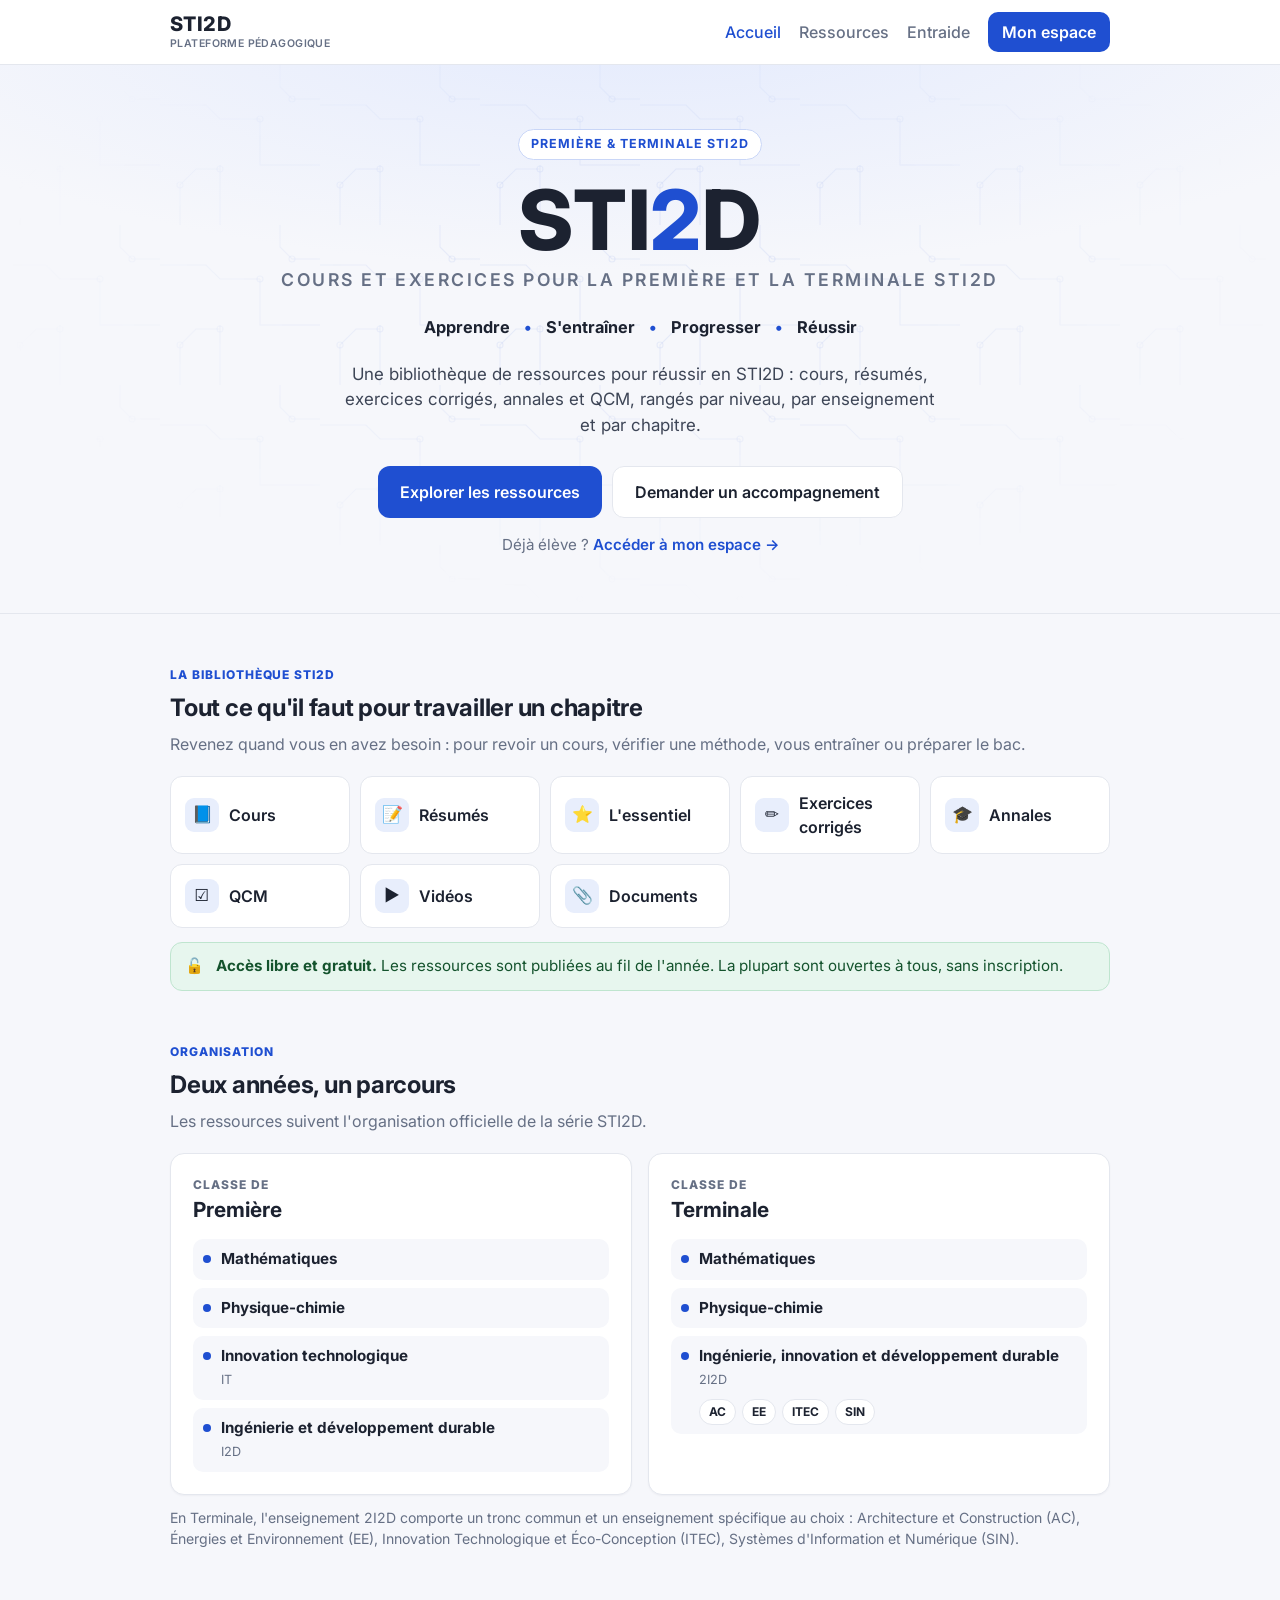
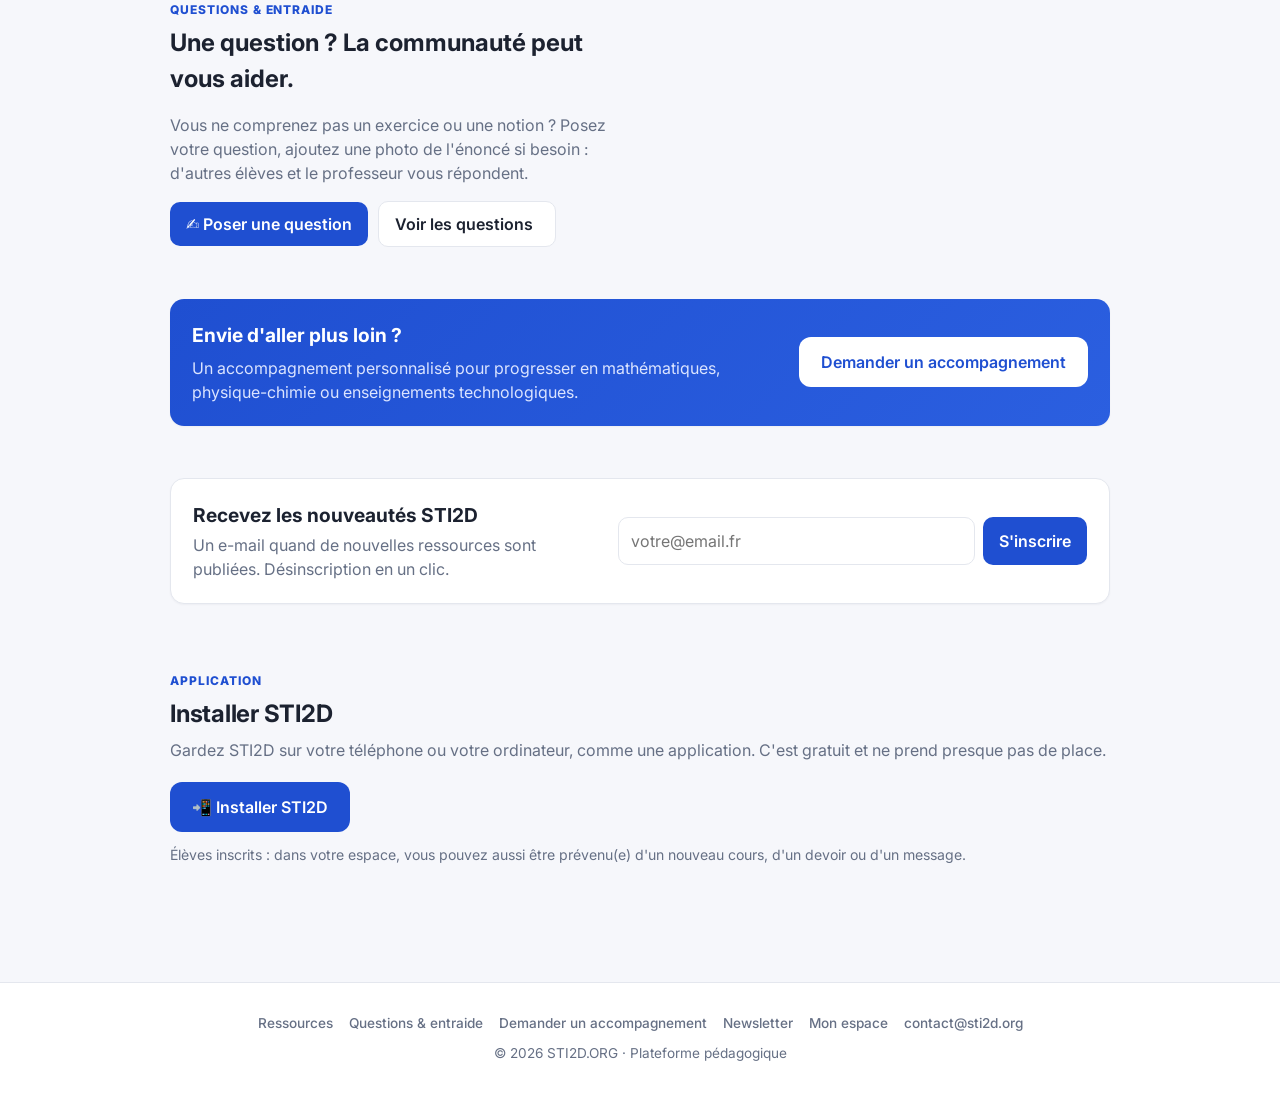
<file: index.html>
<!DOCTYPE html>
<html lang="fr">
<head>
<meta charset="UTF-8"><meta name="viewport" content="width=device-width, initial-scale=1">
<title>STI2D : cours, exercices et révisions du bac</title>
<meta name="description" content="STI2D, plateforme pédagogique pour la Première et la Terminale STI2D : cours, résumés, exercices corrigés, annales, QCM et entraide.">
<link rel="canonical" href="https://sti2d.org/">
<meta property="og:title" content="STI2D : cours, exercices et révisions du bac">
<meta property="og:description" content="Apprendre • S'entraîner • Progresser • Réussir. Ressources pour la Première et la Terminale STI2D.">
<meta property="og:url" content="https://sti2d.org/"><meta property="og:type" content="website">
<link rel="preconnect" href="https://fonts.googleapis.com"><link href="https://fonts.googleapis.com/css2?family=Inter:wght@400;500;600;700;800&display=swap" rel="stylesheet">
<link rel="stylesheet" href="assets/style.css?v=11">
<link rel="manifest" href="manifest.webmanifest">
<meta name="theme-color" content="#1f4fd1">
<link rel="icon" href="assets/icon-192.png">
<link rel="apple-touch-icon" href="assets/apple-touch-icon.png">
<meta name="apple-mobile-web-app-capable" content="yes"><meta name="mobile-web-app-capable" content="yes">
<meta name="apple-mobile-web-app-title" content="STI2D">
<script>
// Application installee : un eleve deja connecte retrouve directement son espace (comme avant)
try { if (new URLSearchParams(location.search).get("app") === "1" && localStorage.getItem("eleve")) location.replace("cours.html"); } catch (e) {}
</script>
<style>.h-login{margin:16px 0 0;font-size:.95rem;color:var(--muted)}.h-login a{font-weight:600;text-decoration:none}</style>
</head>
<body class="home">
<header class="top"><div class="wrap">
  <a class="brand" href="./">STI2D<small>Plateforme pédagogique</small></a>
  <nav><a href="./" class="active nav-home">Accueil</a><a href="ressources.html">Ressources</a><a href="entraide.html">Entraide</a><a href="cours.html" class="nav-cta">Mon espace</a></nav>
</div></header>

<main>
  <!-- EN-TETE -->
  <section class="h-hero">
    <div class="wrap">
      <span class="h-eyebrow reveal">Première &amp; Terminale STI2D</span>
      <h1 class="h-title reveal d1">STI<span>2</span>D</h1>
      <p class="h-sub reveal d1">Cours et exercices pour la Première et la Terminale STI2D</p>
      <ul class="h-tag reveal d2"><li>Apprendre</li><li>S'entraîner</li><li>Progresser</li><li>Réussir</li></ul>
      <p class="h-lead reveal d2">Une bibliothèque de ressources pour réussir en STI2D : cours, résumés, exercices corrigés, annales et QCM, rangés par niveau, par enseignement et par chapitre.</p>
      <div class="h-cta reveal d3">
        <a class="btn lg" href="ressources.html">Explorer les ressources</a>
        <a class="btn lg line" href="accompagnement.html">Demander un accompagnement</a>
      </div>
      <p class="h-login reveal d3">Déjà élève ? <a href="cours.html">Accéder à mon espace →</a></p>
    </div>
  </section>

  <!-- LA BIBLIOTHEQUE -->
  <section class="h-sec" id="bibliotheque">
    <div class="wrap">
      <div class="h-head">
        <div class="h-kicker">La bibliothèque STI2D</div>
        <h2>Tout ce qu'il faut pour travailler un chapitre</h2>
        <p>Revenez quand vous en avez besoin : pour revoir un cours, vérifier une méthode, vous entraîner ou préparer le bac.</p>
      </div>
      <div class="h-types" id="types">
        <div class="h-type"><i>📘</i>Cours</div>
        <div class="h-type"><i>📝</i>Résumés</div>
        <div class="h-type"><i>⭐</i>L'essentiel</div>
        <div class="h-type"><i>✏️</i>Exercices corrigés</div>
        <div class="h-type"><i>🎓</i>Annales</div>
        <div class="h-type"><i>☑️</i>QCM</div>
        <div class="h-type"><i>▶️</i>Vidéos</div>
        <div class="h-type"><i>📎</i>Documents</div>
      </div>
      <div class="h-free"><span>🔓</span><div><b>Accès libre et gratuit.</b> Les ressources sont publiées au fil de l'année. La plupart sont ouvertes à tous, sans inscription.</div></div>
    </div>
  </section>

  <!-- A DECOUVRIR (contenus mis en avant par l'admin) -->
  <section class="h-sec hidden" id="decouvrir">
    <div class="wrap">
      <div class="h-head"><div class="h-kicker">Sélection</div><h2>À découvrir</h2></div>
      <div class="rc-grid" id="featList"></div>
    </div>
  </section>

  <!-- NOUVEAUTES -->
  <section class="h-sec hidden" id="nouveautes">
    <div class="wrap">
      <div class="h-head row" style="align-items:flex-end"><div style="flex:1"><div class="h-kicker">Récemment publié</div><h2>Les nouveautés</h2></div>
        <a href="ressources.html" class="small" style="font-weight:600;text-decoration:none">Toutes les ressources →</a></div>
      <div class="rc-grid" id="newList"></div>
    </div>
  </section>

  <!-- LES DEUX ANNEES -->
  <section class="h-sec">
    <div class="wrap">
      <div class="h-head">
        <div class="h-kicker">Organisation</div>
        <h2>Deux années, un parcours</h2>
        <p>Les ressources suivent l'organisation officielle de la série STI2D.</p>
      </div>
      <div class="h-levels">
        <div class="card h-level" data-niv="1ere">
          <div class="lv">Classe de</div><h3>Première <span class="h-count"></span></h3>
          <ul>
            <li><span class="h-dot"></span><div><b>Mathématiques</b></div></li>
            <li><span class="h-dot"></span><div><b>Physique-chimie</b></div></li>
            <li><span class="h-dot"></span><div><b>Innovation technologique</b><small>IT</small></div></li>
            <li><span class="h-dot"></span><div><b>Ingénierie et développement durable</b><small>I2D</small></div></li>
          </ul>
        </div>
        <div class="card h-level" data-niv="term">
          <div class="lv">Classe de</div><h3>Terminale <span class="h-count"></span></h3>
          <ul>
            <li><span class="h-dot"></span><div><b>Mathématiques</b></div></li>
            <li><span class="h-dot"></span><div><b>Physique-chimie</b></div></li>
            <li><span class="h-dot"></span><div><b>Ingénierie, innovation et développement durable</b><small>2I2D</small>
              <div class="h-dom"><span title="Architecture et Construction">AC</span><span title="Énergies et Environnement">EE</span><span title="Innovation Technologique et Éco-Conception">ITEC</span><span title="Systèmes d'Information et Numérique">SIN</span></div></div></li>
          </ul>
        </div>
      </div>
      <p class="h-note">En Terminale, l'enseignement 2I2D comporte un tronc commun et un enseignement spécifique au choix : Architecture et Construction (AC), Énergies et Environnement (EE), Innovation Technologique et Éco-Conception (ITEC), Systèmes d'Information et Numérique (SIN).</p>
    </div>
  </section>

  <!-- ESPACE ELEVE (masqué par défaut : déjà accessible par « Mon espace » en haut ; réactivable dans l'admin) -->
  <section class="h-sec hidden" id="espace">
    <div class="wrap">
      <div class="card h-space">
        <div>
          <h2>Espace élève</h2>
          <p>Vous êtes accompagné(e) ? Retrouvez vos cours, vos devoirs, vos QCM, vos séances et les messages de votre professeur.</p>
        </div>
        <a class="btn lg" href="cours.html">Accéder à mon espace →</a>
      </div>
    </div>
  </section>

  <!-- QUESTIONS & ENTRAIDE -->
  <section class="h-sec" id="entraide">
    <div class="wrap">
      <div class="h-forum">
        <div>
          <div class="h-kicker">Questions & entraide</div>
          <h2 style="font-size:1.5rem;margin:0">Une question ? La communauté peut vous aider.</h2>
          <p class="muted">Vous ne comprenez pas un exercice ou une notion ? Posez votre question, ajoutez une photo de l'énoncé si besoin : d'autres élèves et le professeur vous répondent.</p>
          <div class="row" style="margin-top:14px"><a class="btn" href="entraide.html?nouveau=1">✍️ Poser une question</a><a class="btn line" href="entraide.html">Voir les questions <span id="fCount" class="h-count"></span></a></div>
        </div>
        <div class="demo hidden" id="demo"></div>
      </div>
    </div>
  </section>

  <!-- ACCOMPAGNEMENT -->
  <section class="h-sec" id="accompagnement">
    <div class="wrap">
      <div class="card h-space h-cta-band">
        <div><h2 style="color:#fff">Envie d'aller plus loin ?</h2><p>Un accompagnement personnalisé pour progresser en mathématiques, physique-chimie ou enseignements technologiques.</p></div>
        <a class="btn lg" href="accompagnement.html">Demander un accompagnement</a>
      </div>
    </div>
  </section>

  <!-- NEWSLETTER -->
  <section class="h-sec" id="newsletter">
    <div class="wrap">
      <div class="card h-news">
        <div style="flex:1 1 260px"><h2 style="margin:0 0 4px">Recevez les nouveautés STI2D</h2><p class="muted" style="margin:0">Un e-mail quand de nouvelles ressources sont publiées. Désinscription en un clic.</p></div>
        <form id="nlForm" novalidate><input id="nlEmail" type="email" autocomplete="email" placeholder="votre@email.fr" aria-label="Adresse e-mail">
          <input class="hp" id="nlHp" type="text" tabindex="-1" autocomplete="off" aria-hidden="true"><button class="btn" id="nlBtn">S'inscrire</button></form>
        <div id="nlMsg" class="msg hidden" style="flex-basis:100%;margin:0"></div>
      </div>
    </div>
  </section>

  <!-- NOTIFICATIONS (distinctes de la newsletter : alerte sur l'appareil) -->
  <section class="h-sec" style="padding-top:16px"><div class="wrap"><div class="notif-inv hidden" id="notifInv" style="margin:0"></div></div></section>

  <!-- INSTALLER -->
  <section class="h-sec" id="installer">
    <div class="wrap">
      <div class="h-head">
        <div class="h-kicker">Application</div>
        <h2>Installer STI2D</h2>
        <p>Gardez STI2D sur votre téléphone ou votre ordinateur, comme une application. C'est gratuit et ne prend presque pas de place.</p>
      </div>
      <button class="btn lg" id="installBtn" type="button">📲 Installer STI2D</button>
      <p class="h-note">Élèves inscrits : dans votre espace, vous pouvez aussi être prévenu(e) d'un nouveau cours, d'un devoir ou d'un message.</p>
    </div>
  </section>
</main>

<footer><div class="wrap foot">
  <div class="foot-links"><a href="ressources.html">Ressources</a><a href="entraide.html">Questions & entraide</a><a href="accompagnement.html">Demander un accompagnement</a><a href="newsletter.html">Newsletter</a><a href="cours.html">Mon espace</a><a href="mailto:contact@sti2d.org">contact@sti2d.org</a></div>
  <div>© <span id="y"></span> STI2D.ORG · Plateforme pédagogique</div>
</div></footer>
<script src="assets/public.js?v=1"></script>
<script>
// ---------- Contenus de l'accueil (une seule requête) : rien n'est affiché s'il n'y a rien à montrer ----------
(async () => {
  let H; try { H = await rpc("public_home"); } catch (e) { return; }
  const on = k => (H.sections || {})[k] !== false;
  ["entraide", "accompagnement", "newsletter", "installer"].forEach(k => { if (!on(k)) $("#" + k).classList.add("hidden"); });
  if ((H.sections || {}).espace === true) $("#espace").classList.remove("hidden");
  if (on("installer") && isStandaloneApp()) $("#installer").classList.add("hidden");
  const subs = H.subjects || [];
  if (H.counts.total) {
    // seulement les types qui existent vraiment, avec un lien
    $("#types").innerHTML = Object.keys(RTYPE).filter(t => H.types[t]).map(t =>
      `<a class="h-type" href="ressources.html?type=${t}" style="text-decoration:none;color:inherit"><i>${RTYPE[t][0]}</i><span>${esc(RTYPE_PLURAL[t])} <span class="h-count">${H.types[t]}</span></span></a>`).join("");
    $$(".h-level").forEach(c => { const n = H.counts[c.dataset.niv]; if (!n) return;
      $(".h-count", c).textContent = n + " ressource" + (n > 1 ? "s" : "");
      c.insertAdjacentHTML("beforeend", `<a class="btn sm" style="margin-top:14px" href="ressources.html?niveau=${c.dataset.niv}">Voir les ressources →</a>`); });
  }
  if (on("decouvrir") && H.featured.length) { $("#featList").innerHTML = H.featured.map(i => resCard(i, subs)).join(""); $("#decouvrir").classList.remove("hidden"); }
  if (on("nouveautes") && H.latest.length) { $("#newList").innerHTML = H.latest.map(i => resCard(i, subs)).join(""); $("#nouveautes").classList.remove("hidden"); }
  if (H.forum_count) $("#fCount").textContent = H.forum_count;
  if (on("entraide") && H.forum) {   // une vraie question, choisie par le professeur
    const f = H.forum, r = f.reply;
    $("#demo").innerHTML = `<a href="entraide.html?q=${f.id}" style="text-decoration:none;color:inherit" class="demo">
      <article class="post q"><div class="post-who"><span class="avatar">${esc((f.author || "?")[0].toUpperCase())}</span><b>${esc(f.author)}</b></div><div class="rc-title">${esc(f.title)}</div><div class="post-body small" style="margin-top:4px">${esc(f.body)}</div></article>
      ${r ? `<article class="post ${r.by_admin ? "prof" : ""}"><div class="post-who"><span class="avatar ${r.by_admin ? "prof" : ""}">${r.by_admin ? "P" : esc((r.author || "?")[0].toUpperCase())}</span><b>${esc(r.author)}</b><span>a répondu</span></div><div class="post-body small">${esc(r.body)}</div></article>` : ""}</a>`;
    $("#demo").classList.remove("hidden");
  }
})();

// ---------- Newsletter ----------
$("#nlForm").onsubmit = async e => {
  e.preventDefault();
  const m = $("#nlMsg"), em = $("#nlEmail").value.trim(), show = (t, k) => { m.className = "msg " + k; m.style.margin = "0"; m.innerHTML = t; };
  if (!/^[^@\s]+@[^@\s]+\.[^@\s]+$/.test(em)) return show("Adresse e-mail invalide.", "err");
  $("#nlBtn").disabled = true;
  try {
    const r = await rpc("newsletter_subscribe", { p_email: em, p_hp: $("#nlHp").value });
    show(r === "confirmed" ? "Vous êtes déjà inscrit(e) ✔" : `<b>Presque fini !</b> Cliquez sur le lien de l'e-mail envoyé à ${esc(em)} pour confirmer.`, "ok");
    $("#nlForm").classList.add("hidden");
  } catch (err) { show("Erreur : " + esc(err.message), "err"); $("#nlBtn").disabled = false; }
};

// ---------- Notifications « nouveautés » (discret, jamais au chargement) ----------
async function drawNotif() {
  const el = $("#notifInv"), st = await newsPushState();
  if (st === "unsupported" || st === "denied") { el.classList.add("hidden"); return; }
  el.classList.remove("hidden");
  el.innerHTML = st === "on"
    ? `<div>🔔 <b>Notifications activées</b> sur cet appareil : vous serez prévenu(e) des nouvelles ressources.</div><button class="btn sm ghost" id="nOff">Désactiver</button>`
    : st === "ios" ? `<div>🔔 <b>Être prévenu des nouvelles ressources ?</b> Sur iPhone, installez d'abord STI2D (Partager ⬆︎ → « Sur l'écran d'accueil »), ouvrez-le depuis l'icône, puis revenez ici.</div>`
    : `<div>🔔 <b>Être prévenu des nouvelles ressources</b> par une notification sur cet appareil.</div><button class="btn sm" id="nOn">Activer</button>`;
  const a = $("#nOn"), b = $("#nOff");
  if (a) a.onclick = async () => { a.disabled = true; try { await newsPushOn(); } catch (e) { alert("Impossible d'activer : " + e.message); } drawNotif(); };
  if (b) b.onclick = async () => { await newsPushOff(); drawNotif(); };
}
drawNotif();

// ---------- Installation (PWA) : un seul bouton ----------
(function () {
  if (isStandaloneApp()) { $("#installer").classList.add("hidden"); return; }
  let prompt = null;
  window.addEventListener("beforeinstallprompt", e => { e.preventDefault(); prompt = e; });
  window.addEventListener("appinstalled", () => $("#installer").classList.add("hidden"));
  $("#installBtn").addEventListener("click", async () => {
    if (prompt) { prompt.prompt(); const r = await prompt.userChoice.catch(() => null); prompt = null; if (r && r.outcome === "accepted") $("#installer").classList.add("hidden"); return; }
    // navigateur sans installation automatique (iPhone, Firefox…) : une seule indication
    alert(isIOSDevice()
      ? "Sur iPhone : touchez le bouton Partager ⬆︎ en bas de Safari, puis « Sur l'écran d'accueil »."
      : "Ouvrez le menu de votre navigateur (⋮) puis choisissez « Installer l'application » ou « Ajouter à l'écran d'accueil ».");
  });
})();
</script>
</body>
</html>
</file>
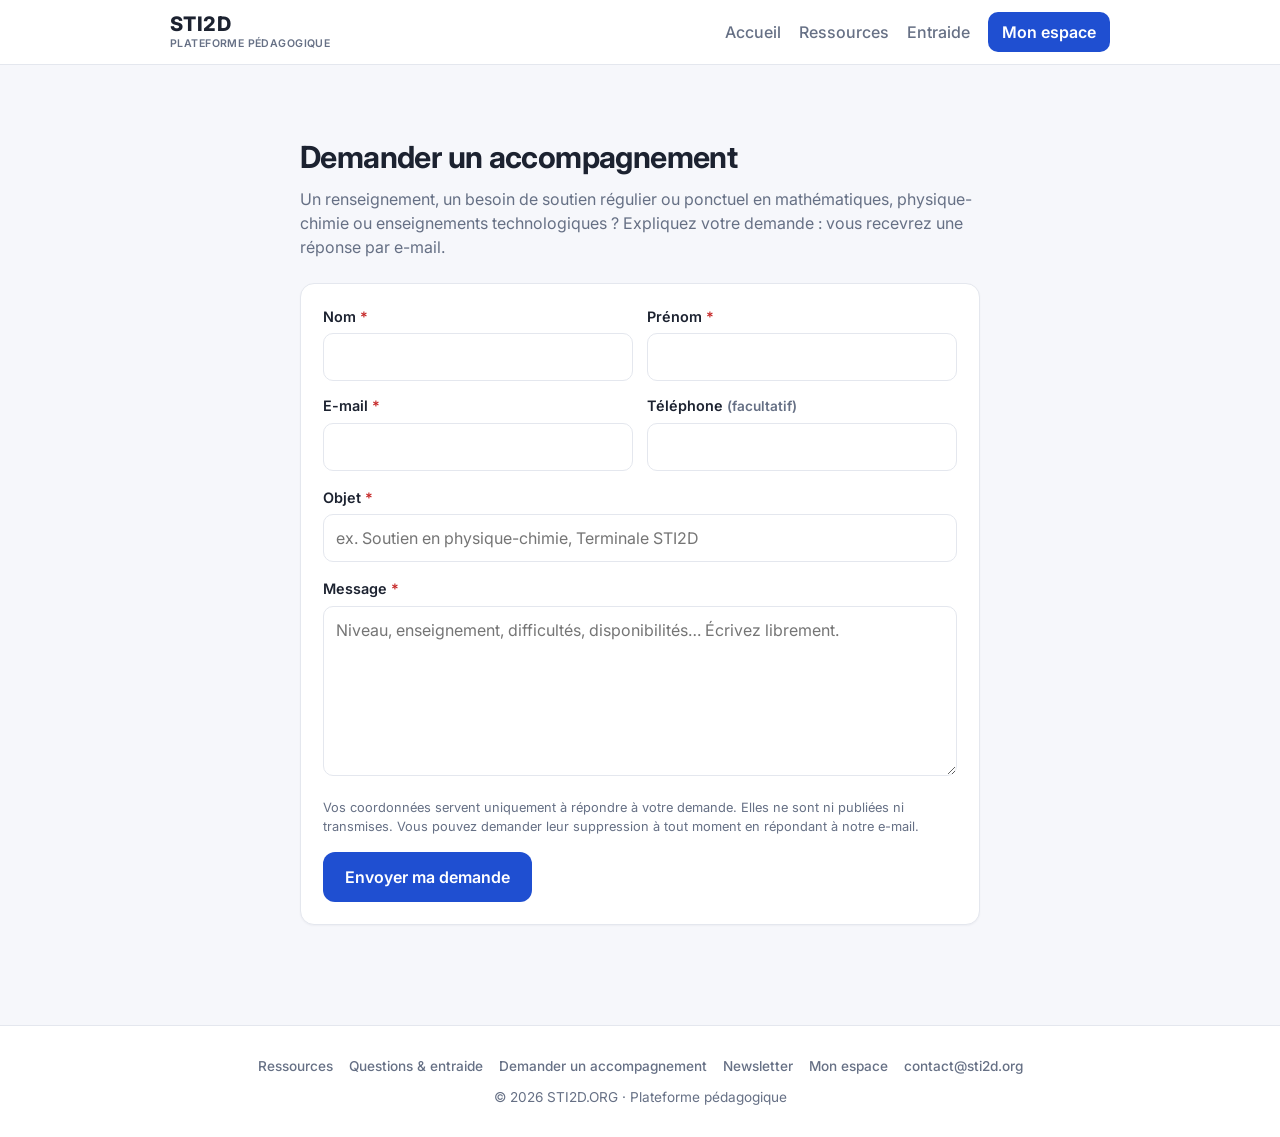
<file: accompagnement.html>
<!DOCTYPE html>
<html lang="fr">
<head>
<meta charset="UTF-8"><meta name="viewport" content="width=device-width, initial-scale=1">
<title>Demander un accompagnement · STI2D</title>
<meta name="description" content="Demander des renseignements ou un accompagnement pédagogique en STI2D (Première, Terminale).">
<link rel="canonical" href="https://sti2d.org/accompagnement.html">
<link rel="preconnect" href="https://fonts.googleapis.com"><link href="https://fonts.googleapis.com/css2?family=Inter:wght@400;500;600;700;800&display=swap" rel="stylesheet">
<link rel="stylesheet" href="assets/style.css?v=11">
<link rel="manifest" href="manifest.webmanifest"><meta name="theme-color" content="#1f4fd1">
<link rel="icon" href="assets/icon-192.png"><link rel="apple-touch-icon" href="assets/apple-touch-icon.png">
</head>
<body>
<header class="top"><div class="wrap">
  <a class="brand" href="./">STI2D<small>Plateforme pédagogique</small></a>
  <nav><a href="./" class="nav-home">Accueil</a><a href="ressources.html">Ressources</a><a href="entraide.html">Entraide</a><a href="cours.html" class="nav-cta">Mon espace</a></nav>
</div></header>

<main><div class="wrap" style="max-width:720px">
  <section class="pg-head">
    <h1>Demander un accompagnement</h1>
    <p>Un renseignement, un besoin de soutien régulier ou ponctuel en mathématiques, physique-chimie ou enseignements technologiques ? Expliquez votre demande : vous recevrez une réponse par e-mail.</p>
  </section>
  <form id="f" class="card stack" style="margin-top:16px" novalidate>
    <div class="form-grid">
      <div><label for="last">Nom <span class="req">*</span></label><input id="last" type="text" autocomplete="family-name" maxlength="80" required></div>
      <div><label for="first">Prénom <span class="req">*</span></label><input id="first" type="text" autocomplete="given-name" maxlength="80" required></div>
      <div><label for="email">E-mail <span class="req">*</span></label><input id="email" type="email" autocomplete="email" maxlength="160" required></div>
      <div><label for="phone">Téléphone <span class="muted small">(facultatif)</span></label><input id="phone" type="text" inputmode="tel" autocomplete="tel" maxlength="30"></div>
    </div>
    <div><label for="subj">Objet <span class="req">*</span></label><input id="subj" type="text" maxlength="160" required placeholder="ex. Soutien en physique-chimie, Terminale STI2D"></div>
    <div><label for="msg">Message <span class="req">*</span></label><textarea id="msg" maxlength="5000" required style="min-height:170px" placeholder="Niveau, enseignement, difficultés, disponibilités… Écrivez librement."></textarea></div>
    <input class="hp" id="hp" type="text" tabindex="-1" autocomplete="off" aria-hidden="true">
    <p class="legal">Vos coordonnées servent uniquement à répondre à votre demande. Elles ne sont ni publiées ni transmises. Vous pouvez demander leur suppression à tout moment en répondant à notre e-mail.</p>
    <div><button class="btn lg" type="submit" id="btn">Envoyer ma demande</button></div>
    <div id="m" class="msg hidden"></div>
  </form>
</div></main>

<footer><div class="wrap foot">
  <div class="foot-links"><a href="ressources.html">Ressources</a><a href="entraide.html">Questions & entraide</a><a href="accompagnement.html">Demander un accompagnement</a><a href="newsletter.html">Newsletter</a><a href="cours.html">Mon espace</a><a href="mailto:contact@sti2d.org">contact@sti2d.org</a></div>
  <div>© <span id="y"></span> STI2D.ORG · Plateforme pédagogique</div>
</div></footer>

<script src="assets/public.js?v=1"></script>
<script>
const m = $("#m"), show = (t, k = "err") => { m.className = "msg " + k; m.textContent = t; m.classList.remove("hidden"); };
$("#f").onsubmit = async e => {
  e.preventDefault(); m.classList.add("hidden");
  const v = id => $("#" + id).value.trim();
  if (!v("last") || !v("first")) return show("Indiquez votre nom et votre prénom.");
  if (!/^[^@\s]+@[^@\s]+\.[^@\s]+$/.test(v("email"))) return show("Adresse e-mail invalide.");
  if (v("subj").length < 2) return show("Indiquez l'objet de votre demande.");
  if (v("msg").length < 10) return show("Votre message est trop court.");
  $("#btn").disabled = true;
  try {
    await rpc("submit_contact_request", { p_last: v("last"), p_first: v("first"), p_email: v("email"), p_phone: v("phone"), p_subject: v("subj"), p_message: v("msg"), p_hp: $("#hp").value });
    $("#f").innerHTML = `<div class="msg ok" style="margin:0"><b>Merci ${esc(v("first"))}, votre demande a bien été envoyée.</b><br>Vous recevrez une réponse par e-mail à l'adresse ${esc(v("email"))}.</div>
      <p style="margin:14px 0 0"><a href="ressources.html">En attendant, découvrez les ressources →</a></p>`;
  } catch (err) { show("Erreur : " + err.message); $("#btn").disabled = false; }
};
</script>
</body>
</html>
</file>
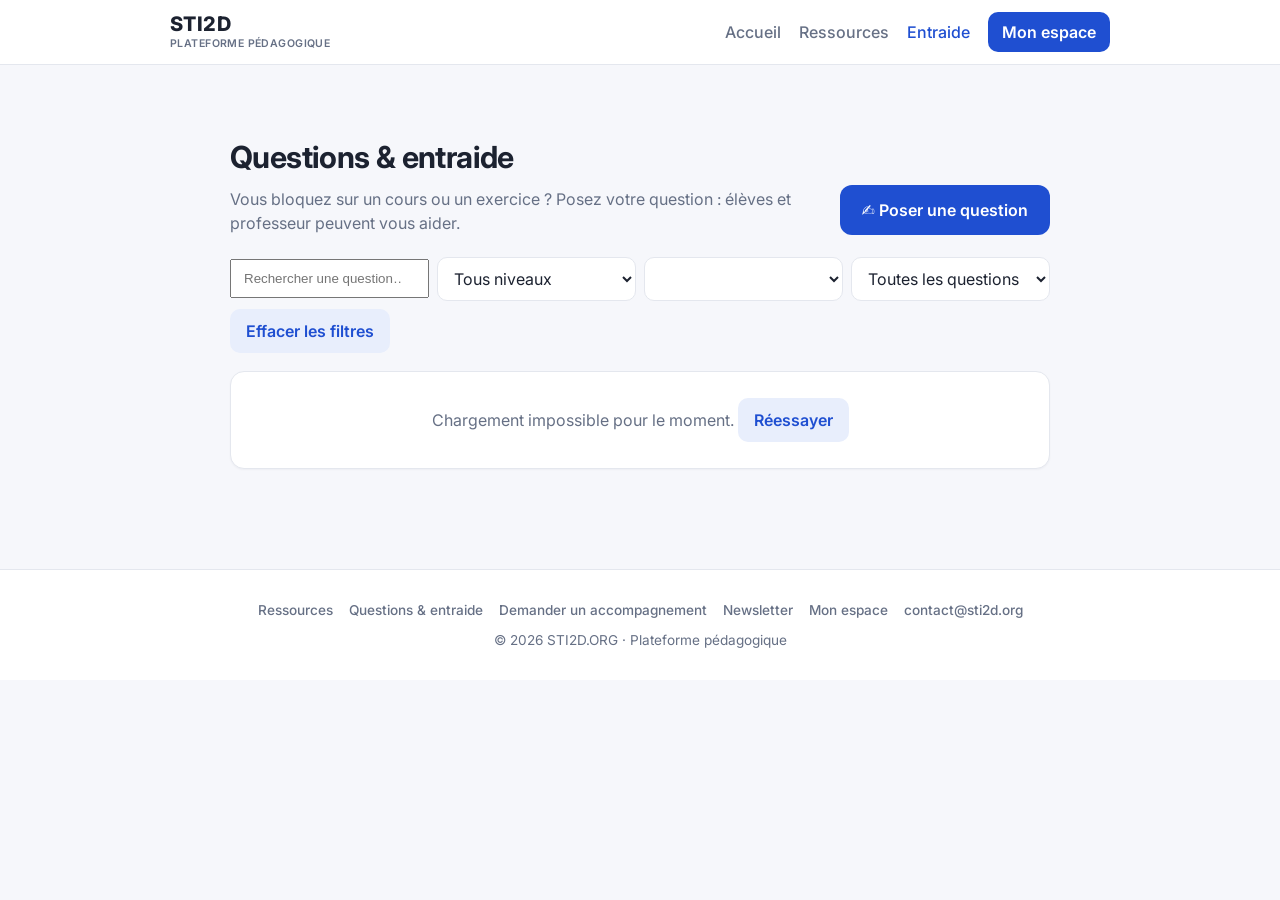
<file: entraide.html>
<!DOCTYPE html>
<html lang="fr">
<head>
<meta charset="UTF-8"><meta name="viewport" content="width=device-width, initial-scale=1">
<title>Questions & entraide · STI2D</title>
<meta name="description" content="Une question sur un cours ou un exercice de STI2D ? Posez-la : élèves et professeur s'entraident.">
<link rel="canonical" href="https://sti2d.org/entraide.html">
<link rel="preconnect" href="https://fonts.googleapis.com"><link href="https://fonts.googleapis.com/css2?family=Inter:wght@400;500;600;700;800&display=swap" rel="stylesheet">
<link rel="stylesheet" href="assets/style.css?v=11">
<link rel="manifest" href="manifest.webmanifest"><meta name="theme-color" content="#1f4fd1">
<link rel="icon" href="assets/icon-192.png"><link rel="apple-touch-icon" href="assets/apple-touch-icon.png">
<meta name="apple-mobile-web-app-capable" content="yes"><meta name="mobile-web-app-capable" content="yes"><meta name="apple-mobile-web-app-title" content="STI2D">
</head>
<body>
<header class="top"><div class="wrap">
  <a class="brand" href="./">STI2D<small>Plateforme pédagogique</small></a>
  <nav><a href="./" class="nav-home">Accueil</a><a href="ressources.html">Ressources</a><a href="entraide.html" class="active">Entraide</a><a href="cours.html" class="nav-cta">Mon espace</a></nav>
</div></header>

<main><div class="wrap" style="max-width:860px">
  <div id="profBar" class="preview-bar hidden" style="margin-top:20px">👩‍🏫 Connecté(e) comme <b>professeur</b> : vos messages sont publiés au nom « Professeur ». La modération se fait dans <a href="admin.html#entraide">l'administration</a>.</div>

  <!-- LISTE -->
  <section id="vList" class="hidden">
    <div class="pg-head row" style="align-items:flex-end">
      <div style="flex:1;min-width:240px"><h1>Questions & entraide</h1><p>Vous bloquez sur un cours ou un exercice ? Posez votre question : élèves et professeur peuvent vous aider.</p></div>
      <a class="btn lg" href="?nouveau=1">✍️ Poser une question</a>
    </div>
    <div class="filters">
      <input id="q" type="search" placeholder="Rechercher une question…" aria-label="Rechercher">
      <select id="fN" aria-label="Niveau"><option value="">Tous niveaux</option><option value="1ere">Première</option><option value="term">Terminale</option></select>
      <select id="fS" aria-label="Enseignement"></select>
      <select id="fStatus" aria-label="Réponses"><option value="">Toutes les questions</option><option value="unanswered">Sans réponse</option><option value="answered">Avec réponse</option></select>
      <button type="button" class="btn ghost" id="clearFilters">Effacer les filtres</button>
    </div>
    <p id="resultCount" class="small muted" role="status" aria-live="polite"></p>
    <div id="list"></div>
  </section>

  <!-- DISCUSSION -->
  <section id="vThread" class="hidden" style="margin-top:24px"></section>

  <!-- NOUVELLE QUESTION -->
  <section id="vNew" class="hidden">
    <div class="pg-head"><div class="crumbs"><a href="entraide.html">Questions & entraide</a></div><h1>Poser une question</h1>
      <p>Expliquez ce que vous avez essayé et ce qui bloque : vous aurez une réponse plus utile.</p></div>
    <form id="newForm" class="card stack" style="margin-top:16px" novalidate>
      <div><label for="nTitle">Votre question en une phrase <span class="req">*</span></label>
        <input id="nTitle" type="text" maxlength="140" required placeholder="ex. Comment déterminer la fonction de transfert de cet exercice ?"></div>
      <div class="form-grid">
        <div><label for="nNiv">Niveau</label><select id="nNiv"><option value="">—</option><option value="1ere">Première</option><option value="term">Terminale</option></select></div>
        <div><label for="nSub">Enseignement</label><select id="nSub"></select></div>
      </div>
      <div><label for="nBody">Expliquez votre problème <span class="req">*</span></label>
        <textarea id="nBody" required maxlength="5000" style="min-height:150px" placeholder="Énoncé, ce que vous avez fait, où vous bloquez…"></textarea></div>
      <div id="nAtt"></div>
      <div id="nWho"></div>
      <input class="hp" id="nHp" type="text" tabindex="-1" autocomplete="off" aria-hidden="true">
      <p class="legal">N'indiquez pas d'informations personnelles (nom complet, téléphone, adresse). Les messages sont publics et modérés.</p>
      <div class="row"><button class="btn lg" type="submit" id="nBtn">Publier ma question</button><a class="btn ghost" href="entraide.html">Annuler</a><span id="nProg" class="small muted"></span></div>
      <div id="nMsg" class="msg hidden"></div>
    </form>
  </section>
</div></main>

<footer><div class="wrap foot">
  <div class="foot-links"><a href="ressources.html">Ressources</a><a href="entraide.html">Questions & entraide</a><a href="accompagnement.html">Demander un accompagnement</a><a href="newsletter.html">Newsletter</a><a href="cours.html">Mon espace</a><a href="mailto:contact@sti2d.org">contact@sti2d.org</a></div>
  <div>© <span id="y"></span> STI2D.ORG · Plateforme pédagogique</div>
</div></footer>

<script src="assets/public.js?v=1"></script>
<script>
const P = new URLSearchParams(location.search);
const PROF = !!adminToken(), ME = savedStudent();
const MAX_FILES = 3, LIM = { img: 2 * 1048576, pdf: 3 * 1048576 };
let SUBJ = [];
if (PROF) $("#profBar").classList.remove("hidden");

// ---------- Pièces jointes (avec limites et réduction des photos) ----------
function attachBox(el) {
  const files = [];
  el.innerHTML = `<label>Photo ou fichier <span class="muted small">(facultatif · ${MAX_FILES} maximum · photo 2 Mo, PDF 3 Mo)</span></label>
    <div class="row"><button type="button" class="btn sm ghost" data-add>📎 Ajouter une photo ou un PDF</button><input type="file" accept="image/jpeg,image/png,image/webp,image/gif,application/pdf" multiple class="hidden"></div>
    <div class="att-pick"></div><div class="msg err hidden" data-err></div>`;
  const inp = $("input[type=file]", el), pick = $(".att-pick", el), er = $("[data-err]", el);
  const draw = () => {
    pick.innerHTML = files.map((f, k) => `<span class="chip">${/^image/.test(f.type) ? "🖼" : "📄"} ${esc(f.name.length > 28 ? f.name.slice(0, 26) + "…" : f.name)} <span class="small muted">${fmtSize(f.size)}</span><button type="button" data-rm="${k}" aria-label="Retirer">✕</button></span>`).join("");
    $$("[data-rm]", pick).forEach(b => b.onclick = () => { files.splice(+b.dataset.rm, 1); draw(); });
    $("[data-add]", el).disabled = files.length >= MAX_FILES;
  };
  $("[data-add]", el).onclick = () => inp.click();
  inp.onchange = async () => {
    er.classList.add("hidden");
    const msgs = [];
    for (let f of [...inp.files]) {
      if (files.length >= MAX_FILES) { msgs.push(`${MAX_FILES} pièces jointes maximum.`); break; }
      const isImg = /^image\/(jpeg|png|webp|gif)$/.test(f.type), isPdf = f.type === "application/pdf";
      if (!isImg && !isPdf) { msgs.push(`« ${f.name} » : format non accepté. Envoyez une photo (JPG, PNG) ou un PDF.`); continue; }
      if (isImg && f.type !== "image/gif") f = await shrinkImage(f);
      const lim = isPdf ? LIM.pdf : LIM.img;
      if (f.size > lim) {
        msgs.push(isPdf ? `« ${f.name} » pèse ${fmtSize(f.size)} (maximum 3 Mo). Compressez le PDF (ex. avec un outil en ligne « compresser PDF ») ou envoyez seulement la page utile en photo.`
                        : `« ${f.name} » est trop lourde (${fmtSize(f.size)}, maximum 2 Mo). Réduisez la taille de la photo ou faites une capture d'écran de la partie utile.`);
        continue;
      }
      files.push(f);
    }
    inp.value = ""; draw();
    if (msgs.length) { er.innerHTML = msgs.map(esc).join("<br>"); er.classList.remove("hidden"); }
  };
  draw();
  return {
    files,
    async upload(prog) {
      const out = [];
      for (let k = 0; k < files.length; k++) {
        prog(`Envoi de la pièce jointe ${k + 1}/${files.length}…`);
        const f = files[k], path = await rpc("forum_upload_slot", { p_filename: f.name, p_mime: f.type, p_size: f.size });
        await uploadForum(path, f); out.push({ path, name: f.name });
      }
      return out;
    },
    clear() { files.length = 0; draw(); },
  };
}
// E-mail facultatif : jamais affiché publiquement, lu par le professeur seul
const EMAIL_HTML = `<div style="margin-top:12px"><label>Votre e-mail <span class="muted small">(facultatif)</span></label>
  <input type="email" class="contact-email" maxlength="160" autocomplete="email" placeholder="vous@exemple.fr">
  <div class="hint">🔒 Pour que le professeur puisse aussi vous répondre par e-mail. Il n'apparaît <b>pas</b> sur le site : <b>seul le professeur</b> le voit.</div></div>`;
const emailOf = el => { const v = ($(".contact-email", el) || {}).value; const e = String(v || "").trim(); if (e && !/^[^@\s]+@[^@\s]+\.[^@\s]+$/.test(e)) throw new Error("adresse e-mail invalide"); return e || null; };
// Qui écrit ?
function whoBox(el, pending) {
  const emailHtml = el.id === "nWho" ? EMAIL_HTML.replace("Pour que le professeur puisse aussi vous répondre par e-mail.", "Pour recevoir un e-mail lorsqu’une réponse à votre question est publiée, et permettre au professeur de vous contacter.") : EMAIL_HTML;
  if (PROF) { el.innerHTML = ""; return () => ({ p_author: "Professeur" }); }
  if (ME) {
    el.innerHTML = `<label class="inline"><input type="checkbox" id="asMe" checked style="width:auto"> Publier en tant que <b>${esc(String(ME.name).split(" ")[0])}</b> (élève inscrit·e, publication immédiate)</label>
      <div id="pseudoBox" class="hidden" style="margin-top:8px"><label>Pseudo</label><input type="text" class="pseudo" maxlength="30" placeholder="ex. Lina_STI2D"></div>` + emailHtml;
    $("#asMe", el).onchange = () => $("#pseudoBox", el).classList.toggle("hidden", $("#asMe", el).checked);
    return () => ({ ...($("#asMe", el).checked ? { p_author: "", p_name: ME.name, p_code: ME.code } : { p_author: $(".pseudo", el).value }), p_email: emailOf(el) });
  }
  el.innerHTML = `<div class="form-grid"><div><label>Pseudo <span class="req">*</span></label><input type="text" class="pseudo" maxlength="30" placeholder="ex. Lina_STI2D"></div>
    <div class="hint" style="align-self:end">${pending}</div></div>` + emailHtml;
  return () => ({ p_author: $(".pseudo", el).value, p_email: emailOf(el) });
}
const attHtml = (atts) => (atts || []).length ? `<div class="atts">${atts.map(a => /^image\//.test(a.mime)
  ? `<a href="${esc(forumUrl(a.path))}" target="_blank" rel="noopener"><img src="${esc(forumUrl(a.path))}" alt="${esc(a.name)}" loading="lazy"></a>`
  : `<a class="pdf" href="${esc(forumUrl(a.path))}" target="_blank" rel="noopener">📄 ${esc(a.name)}</a>`).join("")}</div>` : "";
const initial = (n) => esc((String(n || "?").trim()[0] || "?").toUpperCase());

// ---------- Liste ----------
let THREADS = [];
function renderList() {
  const q = $("#q").value.toLowerCase().normalize("NFD").replace(/[̀-ͯ]/g, "").trim(), n = $("#fN").value, s = $("#fS").value;
  const status = $("#fStatus").value;
  const list = THREADS.filter(t => (!status || (status === "unanswered" ? Number(t.answers) === 0 : Number(t.answers) > 0)) && (!n || t.niveau === n) && (!s || t.subject_id === s)
    && (!q || (t.title + " " + t.excerpt).toLowerCase().normalize("NFD").replace(/[̀-ͯ]/g, "").includes(q)));
  $("#resultCount").textContent = `${list.length} question${list.length > 1 ? "s" : ""} affichée${list.length > 1 ? "s" : ""}`;
  $("#list").innerHTML = list.length ? list.map(t => `<a class="th" href="?q=${t.id}">
      <div class="th-title">${t.pinned ? "📌 " : ""}${esc(t.title)}</div>
      <div class="th-ex">${esc(t.excerpt)}</div>
      <div class="th-meta"><span>${esc(t.author)}</span><span>${ago(t.created_at)}</span>${t.niveau ? `<span>${esc(NIVEAU[t.niveau])}</span>` : ""}${t.subject ? `<span>${esc(t.subject)}</span>` : ""}
        <span>💬 ${t.answers} réponse${t.answers > 1 ? "s" : ""}</span>${t.solved ? `<span class="ok-badge">✔ Résolue</span>` : ""}${t.att ? "<span>📎</span>" : ""}${t.closed ? "<span>🔒 Fermée</span>" : ""}</div></a>`).join("")
    : THREADS.length ? `<div class="card empty">Aucune question ne correspond.</div>`
    : `<div class="card empty"><b>Aucune question pour l'instant.</b><br><span class="small">Soyez le premier à poser la vôtre !</span></div>`;
}
async function showList() {
  $("#vList").classList.remove("hidden");
  $("#list").innerHTML = `<div class="card empty">Chargement…</div>`;
  try { THREADS = await rpc("forum_list", { p_limit: 300 }); } catch (e) { $("#list").innerHTML = `<div class="card empty">Chargement impossible pour le moment. <button type="button" class="btn ghost" id="retryList">Réessayer</button></div>`; $("#retryList").onclick = showList; return; }
  const used = SUBJ.filter(s => THREADS.some(t => t.subject_id === s.id));
  $("#fS").innerHTML = `<option value="">Tous les enseignements</option>` + used.map(s => `<option value="${s.id}">${esc(s.name)}</option>`).join("");
  $("#fS").classList.toggle("hidden", !used.length);
  renderList();
}
$("#clearFilters").onclick = () => { ["#q", "#fN", "#fS", "#fStatus"].forEach(s => $(s).value = ""); renderList(); };
["#q", "#fN", "#fS", "#fStatus"].forEach(s => $(s).addEventListener("input", renderList));

// ---------- Discussion ----------
async function showThread(id) {
  const el = $("#vThread"); el.classList.remove("hidden");
  el.innerHTML = `<div class="card empty">Chargement…</div>`;
  let t; try { t = await rpc("forum_thread", { p_id: id }); } catch (e) { t = undefined; }
  if (!t) { el.innerHTML = `<div class="card empty">${t === null ? "Cette question n'est pas (ou plus) disponible." : "Chargement impossible."} <a href="entraide.html">Voir toutes les questions</a></div>`; return; }
  document.title = t.title + " · Entraide STI2D";
  const post = (p, isQ) => `<article class="post ${isQ ? "q" : ""} ${p.by_admin ? "prof" : ""} ${p.is_solution ? "sol" : ""}">
      <div class="post-who"><span class="avatar ${p.by_admin ? "prof" : ""}">${p.by_admin ? "P" : initial(p.author)}</span><b>${esc(p.author)}</b><span>${ago(p.created_at)}</span>${p.is_solution ? `<span class="ok-badge">✔ Solution</span>` : ""}
        <span class="spacer"></span><button class="btn sm ghost" style="padding:3px 8px" onclick="report('${isQ ? "thread" : "post"}','${p.id}',this)" title="Signaler un contenu inapproprié">⚑</button></div>
      ${isQ ? `<h1 style="font-size:1.35rem;margin:0 0 8px">${esc(t.title)}</h1>` : ""}
      <div class="post-body">${esc(p.body)}</div>${attHtml(p.attachments)}</article>`;
  el.innerHTML = `<div class="crumbs"><a href="entraide.html">Questions & entraide</a>${t.niveau ? " › " + esc(NIVEAU[t.niveau]) : ""}${t.subject ? " › " + esc(t.subject) : ""}</div>
    ${post(t, true)}
    <h2 style="font-size:1.05rem;margin:22px 0 10px">${t.posts.length ? `${t.posts.length} réponse${t.posts.length > 1 ? "s" : ""}` : "Pas encore de réponse"}</h2>
    ${t.posts.map(p => post(p, false)).join("")}
    ${t.closed ? `<div class="card empty" style="margin-top:14px">🔒 Cette discussion est fermée.</div>` : `
    <form id="rForm" class="card stack" style="margin-top:16px" novalidate>
      <h2 style="margin:0;font-size:1.05rem">Votre réponse</h2>
      <textarea id="rBody" required maxlength="5000" placeholder="Expliquez la méthode, donnez une piste…"></textarea>
      <div id="rAtt"></div><div id="rWho"></div>
      <input class="hp" id="rHp" type="text" tabindex="-1" autocomplete="off" aria-hidden="true">
      <div class="row"><button class="btn" type="submit" id="rBtn">Répondre</button><span id="rProg" class="small muted"></span></div>
      <div id="rMsg" class="msg hidden"></div></form>`}
    <p style="margin-top:18px"><a href="entraide.html">← Toutes les questions</a></p>`;
  if (t.closed) return;
  const att = attachBox($("#rAtt")), who = whoBox($("#rWho"), "Votre réponse sera visible après validation par le professeur.");
  $("#rForm").onsubmit = async e => {
    e.preventDefault(); $("#rMsg").classList.add("hidden");
    const btn = $("#rBtn"); btn.disabled = true;
    try {
      if ($("#rBody").value.trim().length < 2) throw new Error("écrivez votre réponse");
      const w = who(); if (!PROF && !w.p_name && String(w.p_author || "").trim().length < 2) throw new Error("indiquez un pseudo");
      const atts = await att.upload(t2 => $("#rProg").textContent = t2);
      const r = await rpc("forum_reply", { p_thread: t.id, p_body: $("#rBody").value, p_attachments: atts, p_hp: $("#rHp").value, ...w });
      if (r.status === "published") { showThread(t.id); return; }
      $("#rBody").value = ""; att.clear();
      showMsg($("#rMsg"), "Merci ! Votre réponse sera visible après validation par le professeur.", "ok");
    } catch (err) { showMsg($("#rMsg"), "Erreur : " + err.message); }
    finally { btn.disabled = false; $("#rProg").textContent = ""; }
  };
}
async function report(kind, id, btn) {
  if (!confirm("Signaler ce message au professeur (contenu inapproprié, erreur…) ?")) return;
  try { await rpc("forum_report", { p_kind: kind, p_id: id }); btn.textContent = "✔ Signalé"; btn.disabled = true; } catch (e) { alert(e.message); }
}

// ---------- Nouvelle question ----------
function showNew() {
  $("#vNew").classList.remove("hidden");
  $("#nSub").innerHTML = `<option value="">—</option>` + Object.keys(FAMILY).map(f => {
    const ss = SUBJ.filter(s => familyOf(s) === f); return ss.length ? `<optgroup label="${esc(FAMILY[f])}">${ss.map(s => `<option value="${s.id}">${esc(s.name)}</option>`).join("")}</optgroup>` : "";
  }).join("");
  if (P.get("matiere")) $("#nSub").value = P.get("matiere");
  if (P.get("niveau")) $("#nNiv").value = P.get("niveau");
  if (P.get("titre")) $("#nBody").placeholder = `À propos de « ${P.get("titre")} » : …`;
  const att = attachBox($("#nAtt")), who = whoBox($("#nWho"), "Votre question sera visible après validation par le professeur.");
  $("#newForm").onsubmit = async e => {
    e.preventDefault(); $("#nMsg").classList.add("hidden");
    const btn = $("#nBtn"); btn.disabled = true;
    try {
      if ($("#nTitle").value.trim().length < 5) throw new Error("écrivez votre question en une phrase (titre)");
      if ($("#nBody").value.trim().length < 10) throw new Error("expliquez un peu plus votre problème");
      const w = who(); if (!PROF && !w.p_name && String(w.p_author || "").trim().length < 2) throw new Error("indiquez un pseudo");
      const atts = await att.upload(t => $("#nProg").textContent = t);
      $("#nProg").textContent = "Publication…";
      const r = await rpc("forum_create_thread", { p_title: $("#nTitle").value, p_body: $("#nBody").value, p_niveau: $("#nNiv").value || null,
        p_subject: $("#nSub").value || null, p_attachments: atts, p_hp: $("#nHp").value, ...w });
      if (r.status === "published" && r.id) { location.href = "?q=" + r.id; return; }
      $("#newForm").innerHTML = `<div class="msg ok" style="margin:0"><b>Merci, votre question a bien été envoyée !</b><br>Elle sera visible après validation par le professeur (en général dans la journée).</div>
        <p style="margin:14px 0 0"><a href="entraide.html">← Revenir aux questions</a></p>`;
    } catch (err) { showMsg($("#nMsg"), "Erreur : " + err.message); }
    finally { if ($("#nBtn")) { btn.disabled = false; $("#nProg").textContent = ""; } }
  };
}
function showMsg(el, text, type = "err") { el.className = "msg " + type; el.textContent = text; el.classList.remove("hidden"); }

(async () => {
  try { SUBJ = await rpc("public_subjects"); } catch (e) { SUBJ = []; }
  if (P.get("q")) showThread(P.get("q"));
  else if (P.has("nouveau")) showNew();
  else showList();
})();
</script>
</body>
</html>
</file>
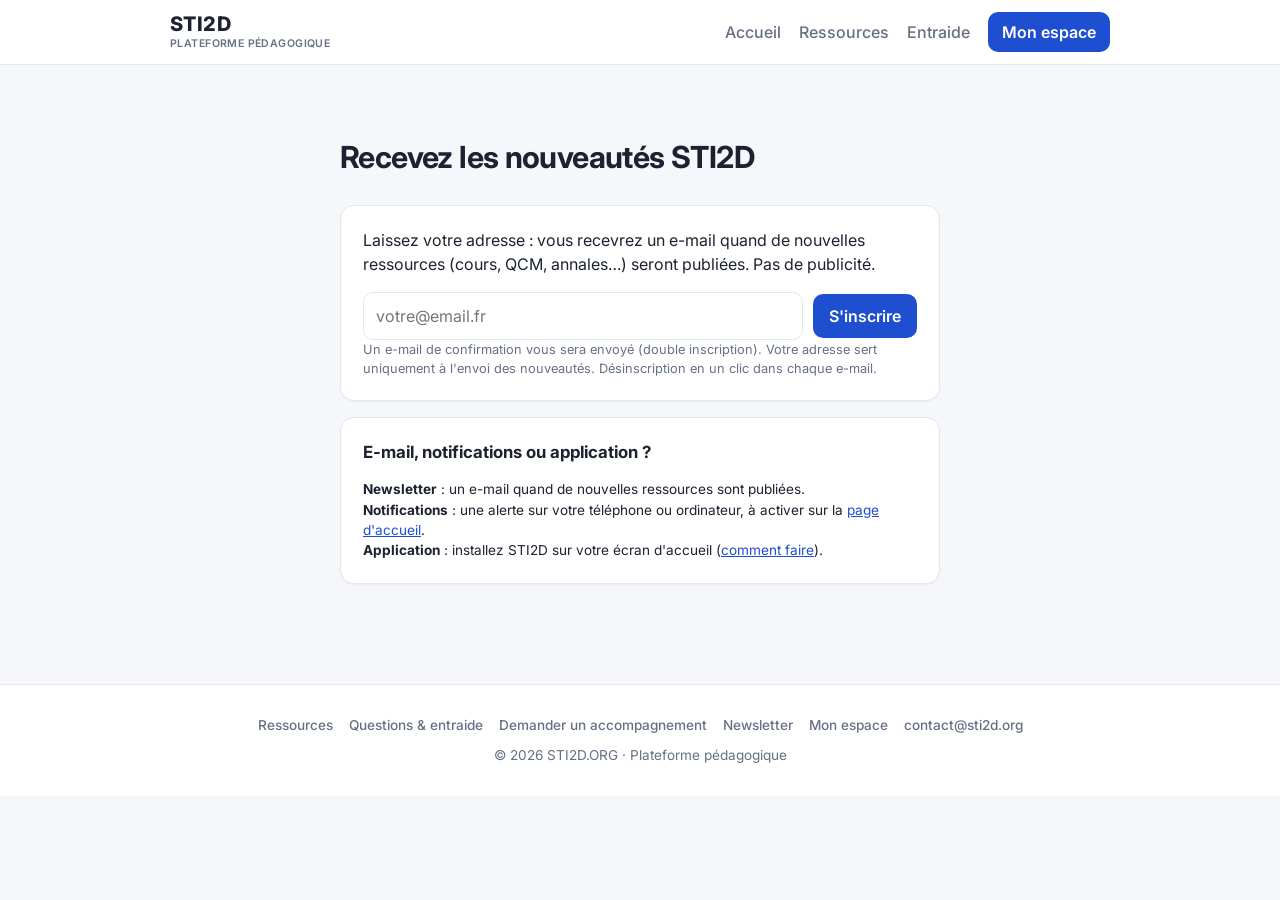
<file: newsletter.html>
<!DOCTYPE html>
<html lang="fr">
<head>
<meta charset="UTF-8"><meta name="viewport" content="width=device-width, initial-scale=1">
<title>Newsletter · STI2D</title>
<meta name="description" content="Recevez par e-mail les nouvelles ressources STI2D. Désinscription en un clic.">
<meta name="robots" content="noindex">
<link rel="preconnect" href="https://fonts.googleapis.com"><link href="https://fonts.googleapis.com/css2?family=Inter:wght@400;500;600;700;800&display=swap" rel="stylesheet">
<link rel="stylesheet" href="assets/style.css?v=11">
<link rel="manifest" href="manifest.webmanifest"><meta name="theme-color" content="#1f4fd1">
<link rel="icon" href="assets/icon-192.png"><link rel="apple-touch-icon" href="assets/apple-touch-icon.png">
</head>
<body>
<header class="top"><div class="wrap">
  <a class="brand" href="./">STI2D<small>Plateforme pédagogique</small></a>
  <nav><a href="./" class="nav-home">Accueil</a><a href="ressources.html">Ressources</a><a href="entraide.html">Entraide</a><a href="cours.html" class="nav-cta">Mon espace</a></nav>
</div></header>

<main><div class="wrap" style="max-width:640px">
  <section class="pg-head"><h1 id="t">Recevez les nouveautés STI2D</h1></section>
  <div id="box" class="card stack" style="margin-top:16px"></div>
  <div class="card" style="margin-top:16px">
    <h2 style="font-size:1.05rem">E-mail, notifications ou application ?</h2>
    <p class="small" style="margin:0"><b>Newsletter</b> : un e-mail quand de nouvelles ressources sont publiées.<br>
      <b>Notifications</b> : une alerte sur votre téléphone ou ordinateur, à activer sur la <a href="./#installer">page d'accueil</a>.<br>
      <b>Application</b> : installez STI2D sur votre écran d'accueil (<a href="./#installer">comment faire</a>).</p>
  </div>
</div></main>

<footer><div class="wrap foot">
  <div class="foot-links"><a href="ressources.html">Ressources</a><a href="entraide.html">Questions & entraide</a><a href="accompagnement.html">Demander un accompagnement</a><a href="newsletter.html">Newsletter</a><a href="cours.html">Mon espace</a><a href="mailto:contact@sti2d.org">contact@sti2d.org</a></div>
  <div>© <span id="y"></span> STI2D.ORG · Plateforme pédagogique</div>
</div></footer>

<script src="assets/public.js?v=1"></script>
<script>
const P = new URLSearchParams(location.search), box = $("#box");
const ok = (h) => box.innerHTML = `<div class="msg ok" style="margin:0">${h}</div><p style="margin:0"><a href="ressources.html">Voir les ressources →</a></p>`;
const ko = (h) => box.innerHTML = `<div class="msg err" style="margin:0">${h}</div>`;

// Les liens des e-mails demandent un clic : un antivirus qui « visite » le lien ne peut ni confirmer ni désinscrire à votre place
if (P.get("confirmer")) {
  $("#t").textContent = "Confirmer mon inscription";
  box.innerHTML = `<p style="margin:0">Cliquez pour confirmer que vous souhaitez recevoir les nouveautés STI2D par e-mail.</p><div><button class="btn lg" id="go">Je confirme mon inscription</button></div>`;
  $("#go").onclick = async () => {
    try { (await rpc("newsletter_confirm", { p_token: P.get("confirmer") })) ? ok("<b>C'est confirmé !</b> Vous recevrez les nouveautés STI2D. Chaque e-mail contient un lien de désinscription.") : ko("Ce lien n'est plus valable. Réinscrivez-vous depuis cette page."); }
    catch (e) { ko("Lien invalide ou expiré."); }
  };
} else if (P.get("desinscrire")) {
  $("#t").textContent = "Se désinscrire";
  box.innerHTML = `<p style="margin:0">Vous ne recevrez plus aucun e-mail de STI2D.ORG.</p><div><button class="btn lg" id="go">Me désinscrire</button></div>`;
  $("#go").onclick = async () => {
    try { (await rpc("newsletter_unsubscribe", { p_token: P.get("desinscrire") })) ? ok("<b>Vous êtes désinscrit(e).</b> Vous pouvez vous réinscrire à tout moment.") : ko("Ce lien n'est pas valable."); }
    catch (e) { ko("Lien invalide."); }
  };
} else {
  box.innerHTML = `<p style="margin:0">Laissez votre adresse : vous recevrez un e-mail quand de nouvelles ressources (cours, QCM, annales…) seront publiées. Pas de publicité.</p>
    <form id="f" class="row" novalidate><input id="em" type="email" autocomplete="email" placeholder="votre@email.fr" style="flex:1 1 220px;width:auto" required>
      <input class="hp" id="hp" type="text" tabindex="-1" autocomplete="off" aria-hidden="true"><button class="btn" id="b">S'inscrire</button></form>
    <p class="legal" style="margin:0">Un e-mail de confirmation vous sera envoyé (double inscription). Votre adresse sert uniquement à l'envoi des nouveautés. Désinscription en un clic dans chaque e-mail.</p>
    <div id="m" class="msg hidden"></div>`;
  $("#f").onsubmit = async e => {
    e.preventDefault();
    const em = $("#em").value.trim();
    if (!/^[^@\s]+@[^@\s]+\.[^@\s]+$/.test(em)) { const m = $("#m"); m.className = "msg err"; m.textContent = "Adresse e-mail invalide."; return; }
    $("#b").disabled = true;
    try {
      const r = await rpc("newsletter_subscribe", { p_email: em, p_hp: $("#hp").value });
      ok(r === "confirmed" ? "Vous êtes déjà inscrit(e) aux nouveautés STI2D." : `<b>Presque fini !</b> Ouvrez l'e-mail envoyé à ${esc(em)} et cliquez sur le lien pour confirmer votre inscription.`);
    } catch (err) { const m = $("#m"); m.className = "msg err"; m.textContent = "Erreur : " + err.message; $("#b").disabled = false; }
  };
}
</script>
</body>
</html>
</file>
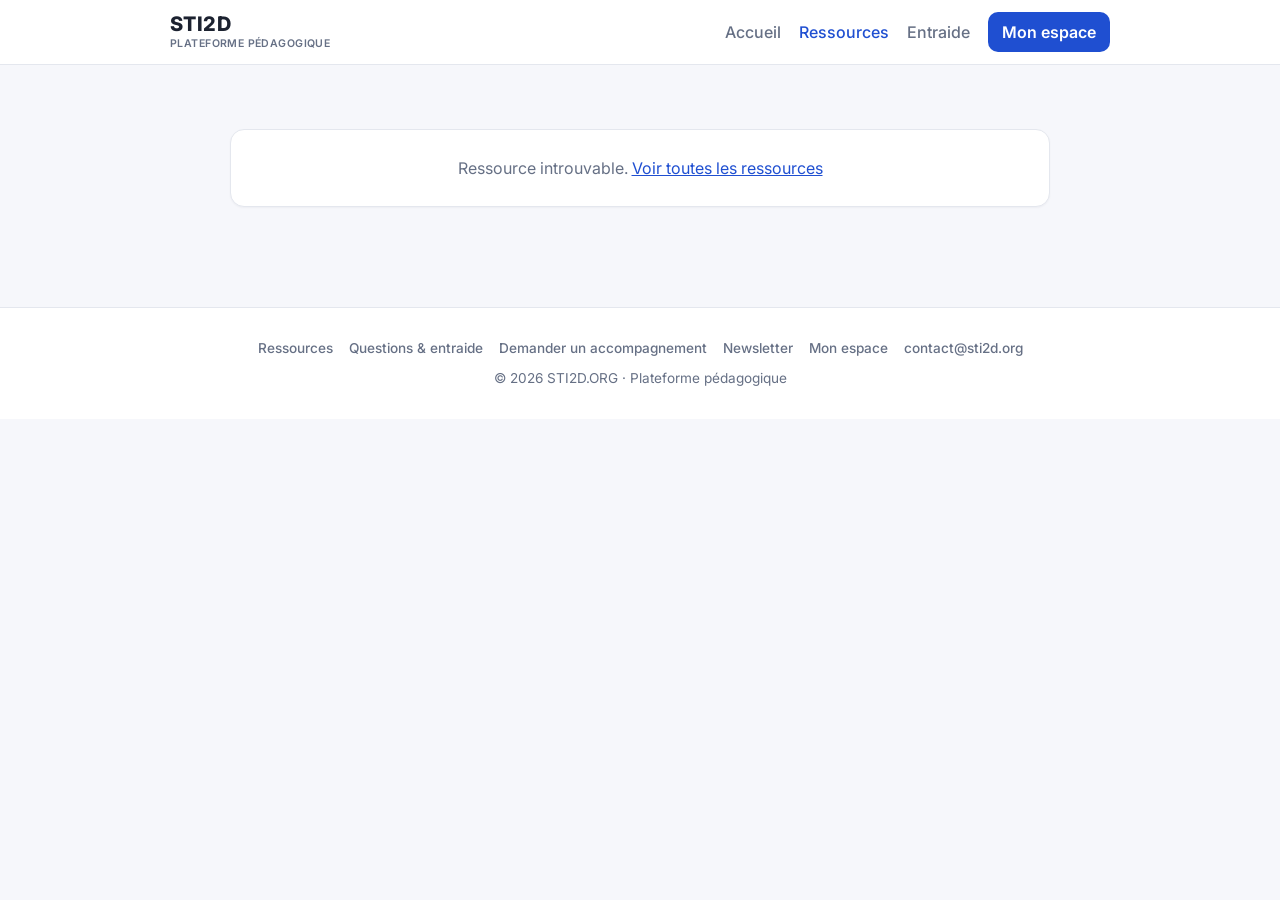
<file: ressource.html>
<!DOCTYPE html>
<html lang="fr">
<head>
<meta charset="UTF-8"><meta name="viewport" content="width=device-width, initial-scale=1">
<title>Ressource · STI2D</title>
<meta name="description" content="Ressource STI2D en accès libre : cours, résumé, exercices, annale ou QCM.">
<link rel="preconnect" href="https://fonts.googleapis.com"><link href="https://fonts.googleapis.com/css2?family=Inter:wght@400;500;600;700;800&display=swap" rel="stylesheet">
<link rel="stylesheet" href="assets/style.css?v=11">
<link rel="manifest" href="manifest.webmanifest"><meta name="theme-color" content="#1f4fd1">
<link rel="icon" href="assets/icon-192.png"><link rel="apple-touch-icon" href="assets/apple-touch-icon.png">
<meta name="apple-mobile-web-app-capable" content="yes"><meta name="mobile-web-app-capable" content="yes"><meta name="apple-mobile-web-app-title" content="STI2D">
</head>
<body>
<header class="top"><div class="wrap">
  <a class="brand" href="./">STI2D<small>Plateforme pédagogique</small></a>
  <nav><a href="./" class="nav-home">Accueil</a><a href="ressources.html" class="active">Ressources</a><a href="entraide.html">Entraide</a><a href="cours.html" class="nav-cta">Mon espace</a></nav>
</div></header>

<noscript><p>Activez JavaScript pour consulter cette ressource. <a href="ressources.html">Retrouver la bibliothèque STI2D</a>.</p></noscript>
<main><div class="wrap" style="max-width:860px">
  <div id="res" class="stack" style="margin-top:28px"><div class="card empty">Chargement…</div></div>
</div></main>

<footer><div class="wrap foot">
  <div class="foot-links"><a href="ressources.html">Ressources</a><a href="entraide.html">Questions & entraide</a><a href="accompagnement.html">Demander un accompagnement</a><a href="newsletter.html">Newsletter</a><a href="cours.html">Mon espace</a><a href="mailto:contact@sti2d.org">contact@sti2d.org</a></div>
  <div>© <span id="y"></span> STI2D.ORG · Plateforme pédagogique</div>
</div></footer>

<script src="assets/public.js?v=1"></script>
<script src="assets/viewer.js?v=1"></script>
<script src="assets/qcm.js?v=4"></script>
<script>
const ID = new URLSearchParams(location.search).get("id");
let R = null;

// Métadonnées propres à chaque ressource publique, sans paramètres de suivi.
function resourceMeta(resource) {
  const url = "https://sti2d.org/ressource.html?id=" + encodeURIComponent(resource.id);
  const context = [NIVEAU[resource.niveau], resource.subject, resource.chapter].filter(Boolean).join(" · ");
  const title = resource.title + (NIVEAU[resource.niveau] ? " · " + NIVEAU[resource.niveau] + " STI2D" : " · STI2D");
  const description = [resource.title, context, resource.comment || "Ressource pédagogique en accès libre sur STI2D.ORG."]
    .filter(Boolean).join(" — ").replace(/\s+/g, " ").trim().slice(0, 160);
  document.title = title;
  function meta(attr, name, value) {
    let el = document.head.querySelector(`meta[${attr}="${name}"]`);
    if (!el) { el = document.createElement("meta"); el.setAttribute(attr, name); document.head.appendChild(el); }
    el.content = value;
  }
  meta("name", "description", description);
  meta("property", "og:title", title);
  meta("property", "og:description", description);
  meta("property", "og:url", url);
  meta("property", "og:type", "website");
  let canonical = document.head.querySelector('link[rel="canonical"]');
  if (!canonical) { canonical = document.createElement("link"); canonical.rel = "canonical"; document.head.appendChild(canonical); }
  canonical.href = url;
}
function unavailableResource() {
  document.title = "Ressource indisponible · STI2D";
  const meta = document.createElement("meta"); meta.name = "robots"; meta.content = "noindex";
  document.head.appendChild(meta);
}

async function link(fid, download) {
  const f = await rpc("public_file", { p_item: R.id, p_res: fid });
  return signFile("cours", f.path, download ? f.name : null);
}
async function openF(fid) {
  const f = R.files.find(x => x.id === fid);
  try {
    DocViewer.open({ title: f.role === "correction" ? "Correction · " + f.name : f.name, name: f.file_name, mime: f.mime,
      url: await link(fid), download: R.allow_download, print: R.allow_print, getDownloadUrl: () => link(fid, true) });
  } catch (e) { alert("Impossible d'ouvrir ce fichier : " + e.message); }
}
async function dlF(fid) { try { location.href = await link(fid, true); } catch (e) { alert("Téléchargement impossible : " + e.message); } }

function fileRow(f) {
  const k = DocViewer.kindOf(f.file_name, f.mime);
  return `<div class="res-file"><span class="rc-ico" style="width:36px;height:36px">${f.role === "correction" ? "✅" : k === "pdf" ? "📄" : k === "img" ? "🖼" : k === "video" ? "🎬" : "📎"}</span>
    <span class="nm">${esc(f.role === "correction" ? "Correction" : f.name)}<small>${esc(f.file_name)}${f.size ? " · " + fmtSize(f.size) : ""}</small></span>
    <button class="btn sm" onclick="openF('${f.id}')">${k === "video" ? "▶ Regarder" : "👁 Ouvrir"}</button>
    ${R.allow_download ? `<button class="btn sm ghost" onclick="dlF('${f.id}')" aria-label="Télécharger">⬇</button>` : ""}</div>`;
}

function startQcm() {
  const el = $("#qz");
  const play = () => QCM.player(el, R.quiz, { onFinish: async ans => {
    const { quiz } = await rpc("public_quiz_check", { p_item: R.id });
    QCM.result(el, quiz, ans, { onRetry: play });
    el.scrollIntoView({ behavior: "smooth", block: "start" });
  } });
  play();
}
function startCards() {
  const el = $("#fc");
  const go = () => QCM.flash(el, R.cards, { onDone: (r, out) => {
    out.innerHTML = `<button class="btn" type="button">🔄 Recommencer</button><p class="small muted" style="margin-top:10px">Élève accompagné(e) ? Dans <a href="cours.html">votre espace</a>, la plateforme vous rappelle quand réviser.</p>`;
    out.querySelector("button").onclick = go;
  } });
  go();
}

(async () => {
  const box = $("#res");
  if (!ID) { unavailableResource(); box.innerHTML = `<div class="card empty">Ressource introuvable. <a href="ressources.html">Voir toutes les ressources</a></div>`; return; }
  try { R = await rpc("public_item", { p_id: ID }); } catch (e) { box.innerHTML = `<div class="card empty">Chargement impossible pour le moment. Réessayez dans un instant.</div>`; return; }
  if (!R) { unavailableResource(); box.innerHTML = `<div class="card empty">Cette ressource n'est pas (ou plus) disponible. <a href="ressources.html">Voir toutes les ressources</a></div>`; return; }
  const t = R.type, [ico, lbl] = RTYPE[t] || RTYPE.autre;
  resourceMeta(R);
  const files = R.files.filter(f => f.role === "file"), corr = R.files.filter(f => f.role === "correction");
  const rights = [!R.allow_download && "téléchargement non autorisé", !R.allow_print && "impression non autorisée"].filter(Boolean);
  box.innerHTML = `
    <div class="crumbs"><a href="ressources.html">Ressources</a>${R.niveau ? ` › <a href="ressources.html?niveau=${R.niveau === "both" ? "" : R.niveau}">${esc(NIVEAU[R.niveau])}</a>` : ""}${R.subject ? ` › <a href="ressources.html?matiere=${R.subject_id}">${esc(R.subject)}</a>` : ""}</div>
    <div class="res-head"><span class="rc-ico t-${t}">${ico}</span><div style="min-width:0">
      <div class="rc-meta"><b>${esc(lbl)}</b></div><h1 style="font-size:1.6rem;margin:2px 0 0">${esc(R.title)}</h1>
      <div class="res-tags">${R.niveau ? `<span class="tag">${esc(NIVEAU[R.niveau])}</span>` : ""}${R.subject ? `<span class="tag">${esc(R.subject)}</span>` : ""}${R.chapter ? `<span class="tag">${esc(R.chapter)}</span>` : ""}${R.year ? `<span class="tag">Session ${R.year}</span>` : ""}<span class="tag">Publié le ${fmtDate(R.date)}</span></div>
    </div></div>
    ${R.comment ? `<div class="card"><div style="white-space:pre-wrap">${esc(R.comment)}</div></div>` : ""}
    ${R.video_url ? `<div id="vid"></div>` : ""}
    ${R.kind === "qcm" && (R.quiz || []).length ? `<div class="card" id="qz"><h2 style="margin:0 0 6px">☑️ QCM · ${R.quiz.length} question(s)</h2><p class="muted" style="margin:0 0 14px">Répondez aux questions, puis découvrez votre score et les corrections. Rien n'est enregistré.</p><button class="btn lg" onclick="startQcm()">Commencer le QCM</button></div>` : ""}
    ${R.kind === "memo" && (R.cards || []).length ? `<div class="card" id="fc"><h2 style="margin:0 0 6px">⭐ ${R.cards.length} carte(s) à retenir</h2><p class="muted" style="margin:0 0 14px">Lisez la question, répondez dans votre tête, puis retournez la carte.</p><button class="btn lg" onclick="startCards()">S'entraîner</button></div>` : ""}
    ${files.length ? `<div>${files.map(fileRow).join("")}</div>` : ""}
    ${corr.length ? `<div><h2 style="font-size:1.05rem;margin:6px 0 10px">Correction</h2>${corr.map(fileRow).join("")}</div>` : ""}
    ${rights.length ? `<p class="rights">🔒 ${esc(rights.join(" · "))} pour ce document.</p>` : ""}
    <div class="card h-space" style="margin-top:8px"><div><h2 style="font-size:1.1rem">Une question sur cette ressource ?</h2><p>Posez-la : la communauté et le professeur peuvent vous aider.</p></div>
      <a class="btn" href="entraide.html?nouveau=1${R.subject_id ? "&matiere=" + R.subject_id : ""}${R.niveau && R.niveau !== "both" ? "&niveau=" + R.niveau : ""}&titre=${encodeURIComponent(R.title)}">Poser une question</a></div>
    <p><a href="ressources.html">← Toutes les ressources</a></p>`;
  if (R.video_url) DocViewer.videoFacade($("#vid"), R.video_url, R.title);
})();
</script>
</body>
</html>
</file>
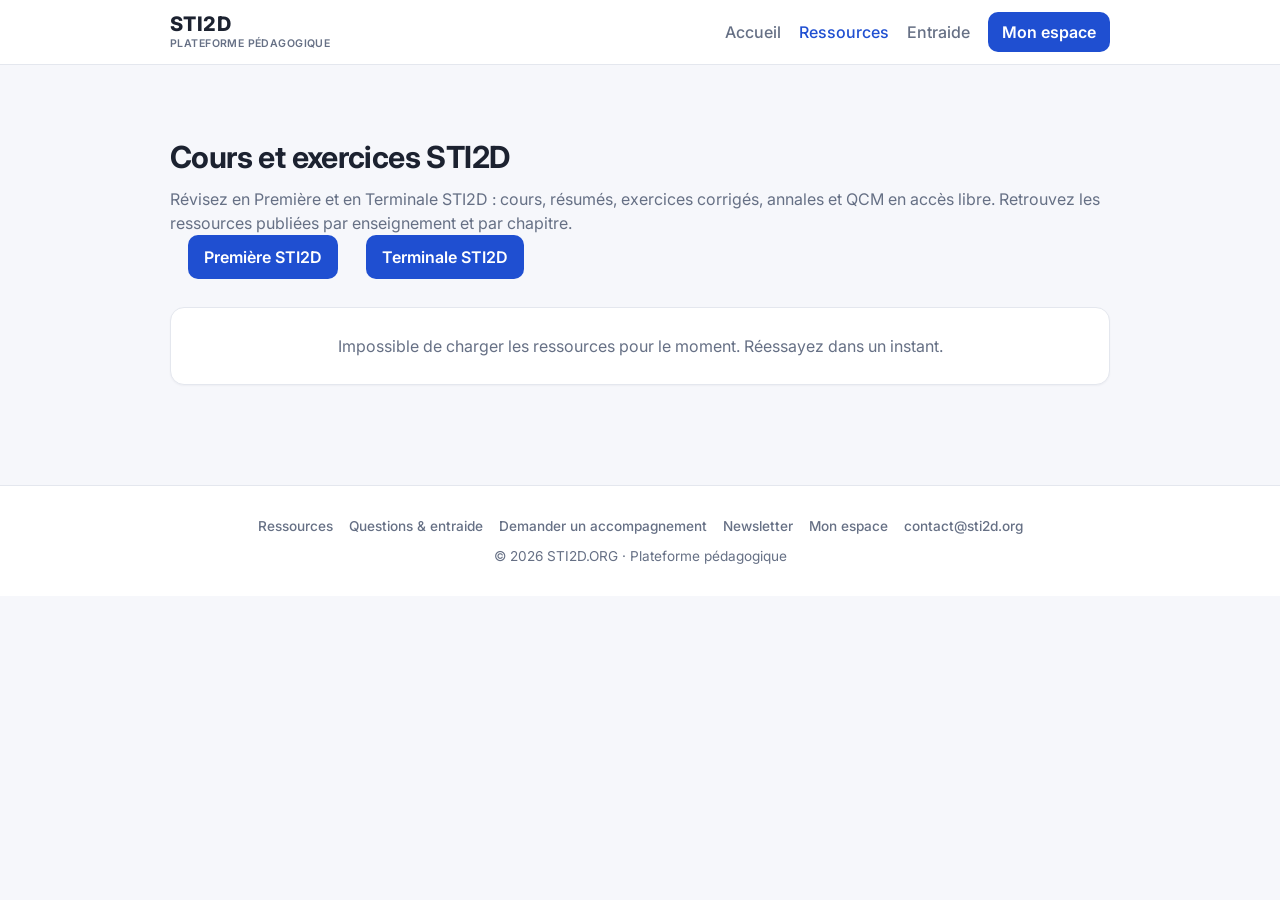
<file: ressources.html>
<!DOCTYPE html>
<html lang="fr">
<head>
<meta charset="UTF-8"><meta name="viewport" content="width=device-width, initial-scale=1">
<title>Cours, exercices corrigés et annales STI2D · Première et Terminale</title>
<meta name="description" content="Cours, résumés, exercices corrigés, annales et QCM pour la Première et la Terminale STI2D, en accès libre.">
<link rel="canonical" href="https://sti2d.org/ressources.html">
<link rel="preconnect" href="https://fonts.googleapis.com"><link href="https://fonts.googleapis.com/css2?family=Inter:wght@400;500;600;700;800&display=swap" rel="stylesheet">
<link rel="stylesheet" href="assets/style.css?v=11">
<link rel="manifest" href="manifest.webmanifest"><meta name="theme-color" content="#1f4fd1">
<link rel="icon" href="assets/icon-192.png"><link rel="apple-touch-icon" href="assets/apple-touch-icon.png">
<meta name="apple-mobile-web-app-capable" content="yes"><meta name="mobile-web-app-capable" content="yes"><meta name="apple-mobile-web-app-title" content="STI2D">
</head>
<body>
<header class="top"><div class="wrap">
  <a class="brand" href="./">STI2D<small>Plateforme pédagogique</small></a>
  <nav><a href="./" class="nav-home">Accueil</a><a href="ressources.html" class="active">Ressources</a><a href="entraide.html">Entraide</a><a href="cours.html" class="nav-cta">Mon espace</a></nav>
</div></header>

<main><div class="wrap">
  <section class="pg-head">
    <h1>Cours et exercices STI2D</h1>
    <p>Révisez en Première et en Terminale STI2D : cours, résumés, exercices corrigés, annales et QCM en accès libre. Retrouvez les ressources publiées par enseignement et par chapitre.</p>
    <nav class="row" aria-label="Choisir son niveau">
      <a class="btn" href="ressources.html?niveau=1ere">Première STI2D</a>
      <a class="btn" href="ressources.html?niveau=term">Terminale STI2D</a>
    </nav>
  </section>

  <div id="ui" class="hidden">
    <div class="lvl-switch" id="lvl" role="tablist" aria-label="Niveau">
      <button data-n="" class="on">Tout</button><button data-n="1ere">Première</button><button data-n="term">Terminale</button>
    </div>
    <div class="filters">
      <input id="q" type="search" placeholder="Rechercher (ex. dérivée, loi d'Ohm…)" aria-label="Rechercher">
      <select id="sub" aria-label="Enseignement"></select>
    </div>
    <div class="chips" id="types"></div>
    <div id="out"></div>
  </div>
  <noscript><p>Activez JavaScript pour consulter et rechercher les ressources.</p></noscript>
  <div id="state" class="card empty" style="margin-top:20px">Chargement des ressources…</div>
</div></main>

<footer><div class="wrap foot">
  <div class="foot-links"><a href="ressources.html">Ressources</a><a href="entraide.html">Questions & entraide</a><a href="accompagnement.html">Demander un accompagnement</a><a href="newsletter.html">Newsletter</a><a href="cours.html">Mon espace</a><a href="mailto:contact@sti2d.org">contact@sti2d.org</a></div>
  <div>© <span id="y"></span> STI2D.ORG · Plateforme pédagogique</div>
</div></footer>

<script src="assets/public.js?v=1"></script>
<script>
let L = null;
const P = new URLSearchParams(location.search);
const F = { n: P.get("niveau") || "", s: P.get("matiere") || "", t: P.get("type") || "", q: P.get("q") || "" };

function syncUrl() {
  const u = new URLSearchParams();
  if (F.n) u.set("niveau", F.n); if (F.s) u.set("matiere", F.s); if (F.t) u.set("type", F.t); if (F.q) u.set("q", F.q);
  history.replaceState(null, "", "ressources.html" + (u.toString() ? "?" + u : ""));
}
const norm = s => String(s || "").toLowerCase().normalize("NFD").replace(/[̀-ͯ]/g, "");
const subOf = id => L.subjects.find(s => s.id === id);
const chapOf = id => L.chapters.find(c => c.id === id);

function filtered(skipType) {
  const q = norm(F.q).trim();
  return L.items.filter(it => niveauMatch(it, F.n)
    && (!F.s || (F.s.startsWith("f:") ? familyOf(subOf(it.subject_id) || {}) === F.s.slice(2) : it.subject_id === F.s))
    && (skipType || !F.t || it.type === F.t)
    && (!q || norm(it.title + " " + it.excerpt + " " + ((subOf(it.subject_id) || {}).name || "") + " " + ((chapOf(it.chapter_id) || {}).name || "")).includes(q)));
}

function render() {
  syncUrl();
  $$("#lvl button").forEach(b => { b.classList.toggle("on", b.dataset.n === F.n); b.classList.toggle("hidden", !!b.dataset.n && !L.items.some(it => niveauMatch(it, b.dataset.n) && it.niveau)); });
  $("#lvl").classList.toggle("hidden", $$("#lvl button:not(.hidden)").length < 2);
  // enseignements presents pour ce niveau (jamais de choix vide)
  const atLvl = L.items.filter(it => niveauMatch(it, F.n));
  const fams = {}; L.subjects.forEach(s => { if (atLvl.some(i => i.subject_id === s.id)) (fams[familyOf(s)] = fams[familyOf(s)] || []).push(s); });
  $("#sub").innerHTML = `<option value="">Tous les enseignements</option>` + Object.keys(FAMILY).filter(f => fams[f]).map(f =>
    `<optgroup label="${esc(FAMILY[f])}">${fams[f].length > 1 ? `<option value="f:${f}">${esc(FAMILY[f])} (tout)</option>` : ""}${fams[f].map(s => `<option value="${s.id}">${esc(s.name)}</option>`).join("")}</optgroup>`).join("");
  if (F.s && !$(`#sub option[value="${F.s}"]`)) F.s = "";
  $("#sub").value = F.s;
  // types presents (avec leur nombre)
  const base = filtered(true), cnt = {};
  base.forEach(it => cnt[it.type] = (cnt[it.type] || 0) + 1);
  if (F.t && !cnt[F.t]) F.t = "";
  const tk = Object.keys(RTYPE).filter(t => cnt[t]);
  $("#types").innerHTML = tk.length > 1 ? `<button class="fchip ${F.t ? "" : "on"}" data-t="">Tout<span class="n">${base.length}</span></button>` +
    tk.map(t => `<button class="fchip ${F.t === t ? "on" : ""}" data-t="${t}">${RTYPE[t][0]} ${esc(RTYPE_PLURAL[t])}<span class="n">${cnt[t]}</span></button>`).join("") : "";
  $$("#types .fchip").forEach(b => b.onclick = () => { F.t = b.dataset.t; render(); });

  const list = filtered(false);
  if (!list.length) { $("#out").innerHTML = `<div class="card empty" style="margin-top:16px">Aucune ressource ne correspond à cette recherche.</div>`; return; }
  // regroupement : enseignement -> chapitre
  const order = L.subjects.slice().sort((a, b) => Object.keys(FAMILY).indexOf(familyOf(a)) - Object.keys(FAMILY).indexOf(familyOf(b)) || a.position - b.position);
  const groups = [...order.map(s => ({ s, items: list.filter(i => i.subject_id === s.id) })), { s: { name: "Autres ressources" }, items: list.filter(i => !subOf(i.subject_id)) }].filter(g => g.items.length);
  $("#out").innerHTML = groups.map(g => {
    const chaps = L.chapters.filter(c => c.subject_id === g.s.id && g.items.some(i => i.chapter_id === c.id));
    const loose = g.items.filter(i => !chaps.some(c => c.id === i.chapter_id));
    return `<section class="lib-group"><h2>${esc(g.s.name)} <span class="h-count">${g.items.length}</span></h2>
      ${chaps.map(c => `<h3>${esc(c.name)}</h3><div class="rc-grid">${g.items.filter(i => i.chapter_id === c.id).map(i => resCard(i, L.subjects)).join("")}</div>`).join("")}
      ${loose.length ? `${chaps.length ? `<h3>Général</h3>` : ""}<div class="rc-grid">${loose.map(i => resCard(i, L.subjects)).join("")}</div>` : ""}</section>`;
  }).join("");
}

$$("#lvl button").forEach(b => b.onclick = () => { F.n = b.dataset.n; render(); });
$("#sub").onchange = () => { F.s = $("#sub").value; render(); };
let tq = null; $("#q").value = F.q;
$("#q").oninput = () => { clearTimeout(tq); tq = setTimeout(() => { F.q = $("#q").value; render(); }, 180); };

(async () => {
  try { L = await rpc("public_library"); }
  catch (e) { $("#state").textContent = "Impossible de charger les ressources pour le moment. Réessayez dans un instant."; return; }
  if (!L.items.length) {
    $("#state").innerHTML = `<b>Les premières ressources arrivent bientôt.</b><br><span class="small">En attendant, posez vos questions dans <a href="entraide.html">Questions & entraide</a> ou <a href="newsletter.html">recevez les nouveautés</a>.</span>`;
    return;
  }
  $("#state").classList.add("hidden"); $("#ui").classList.remove("hidden");
  render();
})();
</script>
</body>
</html>
</file>
<file: assets/style.css>
:root{
  --bg:#f6f7fb; --card:#fff; --text:#1c2230; --muted:#667085; --line:#e4e7ee;
  --accent:#1f4fd1; --accent-soft:#e8eefc; --danger:#c62828; --ok:#1b7f4b; --radius:14px;
}
*{box-sizing:border-box}
html,body{margin:0}
body{font-family:"Inter",system-ui,-apple-system,"Segoe UI",Roboto,sans-serif;background:var(--bg);color:var(--text);line-height:1.5;-webkit-font-smoothing:antialiased}
a{color:var(--accent)}
.wrap{max-width:980px;margin:0 auto;padding:0 20px}
header.top{background:#fff;border-bottom:1px solid var(--line);position:sticky;top:0;z-index:5}
header.top .wrap{display:flex;align-items:center;justify-content:space-between;height:64px;gap:12px}
.brand{font-weight:700;font-size:1.1rem;color:var(--text);text-decoration:none;letter-spacing:-.01em}
.brand span{color:var(--accent)}
nav a{margin-left:18px;text-decoration:none;color:var(--muted);font-weight:500}
nav a:hover,nav a.active{color:var(--accent)}
main{padding:36px 0 60px}
h1{font-size:1.9rem;letter-spacing:-.02em;margin:0 0 6px}
h2{font-size:1.2rem;margin:0 0 14px}
.sub{color:var(--muted);margin:0 0 28px}
.card{background:var(--card);border:1px solid var(--line);border-radius:var(--radius);padding:22px;box-shadow:0 1px 2px rgba(16,24,40,.04)}
.stack>*+*{margin-top:16px}
.grid2{display:grid;grid-template-columns:1fr 1fr;gap:16px}
@media(max-width:720px){.grid2{grid-template-columns:1fr}nav a{margin-left:12px}}
label{display:block;font-weight:600;font-size:.9rem;margin-bottom:6px}
input[type=text],input[type=email],input[type=password],textarea,select{
  width:100%;padding:11px 12px;border:1px solid var(--line);border-radius:10px;font:inherit;background:#fff;color:var(--text)}
textarea{min-height:90px;resize:vertical}
input:focus,textarea:focus,select:focus{outline:2px solid var(--accent-soft);border-color:var(--accent)}
.btn{display:inline-flex;align-items:center;gap:6px;border:0;border-radius:10px;padding:10px 16px;font:inherit;font-weight:600;cursor:pointer;background:var(--accent);color:#fff;text-decoration:none}
.btn:hover{filter:brightness(1.08)}
.btn:disabled{opacity:.55;cursor:wait}
.btn.ghost{background:var(--accent-soft);color:var(--accent)}
.btn.danger{background:#fdecec;color:var(--danger)}
.btn.sm{padding:6px 10px;font-size:.85rem;border-radius:8px}
.row{display:flex;gap:10px;align-items:center;flex-wrap:wrap}
.spacer{flex:1}
.muted{color:var(--muted)}
.small{font-size:.85rem}
.msg{padding:10px 14px;border-radius:10px;font-size:.92rem;margin-top:12px}
.msg.err{background:#fdecec;color:var(--danger)}
.msg.ok{background:#e7f6ee;color:var(--ok)}
.hidden{display:none!important}
.badge{display:inline-block;font-size:.72rem;font-weight:700;padding:3px 8px;border-radius:999px;background:var(--accent-soft);color:var(--accent);text-transform:uppercase;letter-spacing:.03em}
.badge.all{background:#fff4e0;color:#a15c00}
.doc{display:flex;gap:16px;align-items:flex-start;padding:16px 0;border-top:1px solid var(--line)}
.doc:first-child{border-top:0;padding-top:0}
.doc .ico{flex:none;width:42px;height:42px;border-radius:10px;background:#fdecec;color:#c62828;display:grid;place-items:center;font-weight:800;font-size:.72rem}
.doc .body{flex:1;min-width:0}
.doc .title{font-weight:600}
.doc .comment{background:var(--bg);border-left:3px solid var(--accent);padding:8px 12px;border-radius:6px;margin-top:8px;white-space:pre-wrap;font-size:.93rem}
.ann{background:linear-gradient(0deg,#fffaf0,#fffaf0);border:1px solid #f5dfb3;border-radius:12px;padding:12px 14px;white-space:pre-wrap}
.ann+.ann{margin-top:10px}
.ann .date{font-size:.78rem;color:#a15c00;font-weight:600;margin-bottom:2px}
.tabs{display:flex;gap:6px;border-bottom:1px solid var(--line);margin-bottom:22px;flex-wrap:wrap}
.tabs button{border:0;background:none;padding:10px 14px;font:inherit;font-weight:600;color:var(--muted);cursor:pointer;border-bottom:2px solid transparent;margin-bottom:-1px}
.tabs button.active{color:var(--accent);border-color:var(--accent)}
table{width:100%;border-collapse:collapse;font-size:.93rem}
th,td{text-align:left;padding:10px 8px;border-top:1px solid var(--line);vertical-align:top}
th{color:var(--muted);font-weight:600;font-size:.8rem;text-transform:uppercase;letter-spacing:.03em;border-top:0}
.code{font-family:ui-monospace,Consolas,monospace;font-weight:700;background:var(--bg);padding:3px 8px;border-radius:6px;letter-spacing:.08em}
.checks{display:grid;grid-template-columns:repeat(auto-fill,minmax(180px,1fr));gap:6px;max-height:200px;overflow:auto;border:1px solid var(--line);border-radius:10px;padding:10px}
.checks label{font-weight:500;display:flex;gap:8px;align-items:center;margin:0}
.radio{display:flex;gap:18px;margin-bottom:10px}
.radio label{font-weight:500;display:flex;gap:6px;align-items:center;margin:0}
.empty{color:var(--muted);text-align:center;padding:26px 0}
.hero{padding:40px 0 10px}
.hero h1{font-size:2.4rem}
footer{color:var(--muted);font-size:.85rem;text-align:center;padding:30px 0}
.drop{border:2px dashed var(--line);border-radius:12px;padding:18px;text-align:center;color:var(--muted);cursor:pointer}
.drop.over{border-color:var(--accent);background:var(--accent-soft)}
/* ---------- v2 ---------- */
.modal{position:fixed;inset:0;background:rgba(15,20,35,.55);display:none;align-items:center;justify-content:center;z-index:50;padding:16px}
.modal.open{display:flex}
.modal-box{background:#fff;border-radius:16px;max-width:620px;width:100%;max-height:92vh;overflow:auto;padding:22px;box-shadow:0 20px 50px rgba(0,0,0,.25)}
.modal-box.wide{max-width:1100px;height:92vh;display:flex;flex-direction:column;padding:14px}
.modal-head{padding:4px 4px 12px}
.viewer-body{flex:1;min-height:0;background:#eef0f5;border-radius:10px;overflow:auto;display:flex;align-items:flex-start;justify-content:center}
.viewer-body iframe{width:100%;height:100%;border:0;background:#fff}
.viewer-body img{max-width:100%;height:auto;display:block;margin:auto}
.folder{border:1px solid var(--line);border-radius:12px;background:#fff;margin-bottom:10px;overflow:hidden}
.folder>summary{list-style:none;cursor:pointer;padding:14px 16px;font-weight:700;display:flex;align-items:center;gap:10px}
.folder>summary::-webkit-details-marker{display:none}
.folder>summary::before{content:"▸";color:var(--muted);transition:transform .15s}
.folder[open]>summary::before{transform:rotate(90deg)}
.folder .count{margin-left:auto;font-size:.8rem;color:var(--muted);font-weight:600}
.folder .inner{padding:0 16px 14px}
.chap{margin:6px 0 4px;font-size:.8rem;font-weight:700;color:var(--muted);text-transform:uppercase;letter-spacing:.04em;padding-top:10px;border-top:1px dashed var(--line)}
.chap:first-child{border-top:0;padding-top:0}
.pill{display:inline-block;font-size:.75rem;font-weight:700;padding:3px 9px;border-radius:999px;white-space:nowrap}
.pill.todo{background:#e8eefc;color:#1f4fd1}.pill.late{background:#fdecec;color:#c62828}
.pill.done{background:#e7f6ee;color:#1b7f4b}.pill.graded{background:#f1e8fd;color:#6b2bd1}
.pill.wait{background:#f2f4f7;color:#667085}
.ico.devoir{background:#e8eefc;color:#1f4fd1}.ico.qcm{background:#f1e8fd;color:#6b2bd1}
.grade{font-size:1.4rem;font-weight:800;color:#6b2bd1}
.q{border:1px solid var(--line);border-radius:12px;padding:14px;margin-bottom:12px}
.q .qt{font-weight:600;margin-bottom:8px;white-space:pre-wrap}
.q label{font-weight:500;display:flex;gap:10px;align-items:flex-start;padding:8px 10px;border-radius:8px;margin:0;cursor:pointer}
.q label:hover{background:var(--bg)}
.q label.ok{background:#e7f6ee}.q label.bad{background:#fdecec}
.thread{display:flex;flex-direction:column;gap:8px;max-height:420px;overflow:auto;padding:4px}
.bubble{max-width:80%;padding:10px 13px;border-radius:14px;white-space:pre-wrap;font-size:.94rem}
.bubble.me{align-self:flex-end;background:var(--accent);color:#fff;border-bottom-right-radius:4px}
.bubble.them{align-self:flex-start;background:#f2f4f7;border-bottom-left-radius:4px}
.bubble .meta{font-size:.72rem;opacity:.75;margin-top:4px}
.dot{display:inline-block;min-width:20px;height:20px;padding:0 6px;border-radius:999px;background:#e5484d;color:#fff;font-size:.72rem;font-weight:800;line-height:20px;text-align:center;margin-left:6px}
.tabs button .dot{margin-left:6px}
.grid3{display:grid;grid-template-columns:repeat(3,1fr);gap:12px}
@media(max-width:720px){.grid3{grid-template-columns:1fr}.bubble{max-width:92%}}
.stat{background:var(--bg);border-radius:12px;padding:12px 14px}
.stat b{display:block;font-size:1.5rem}
.list-row{display:flex;gap:10px;align-items:center;padding:10px 0;border-top:1px solid var(--line);flex-wrap:wrap}
.list-row:first-child{border-top:0}
.chip{display:inline-flex;align-items:center;gap:6px;background:var(--bg);border:1px solid var(--line);border-radius:999px;padding:4px 10px;font-size:.85rem}
.chip button{border:0;background:none;cursor:pointer;color:var(--muted);padding:0;font-size:.9rem}
.seg{display:inline-flex;background:var(--bg);border-radius:10px;padding:3px;gap:3px}
.seg button{border:0;background:none;padding:8px 14px;border-radius:8px;font:inherit;font-weight:600;color:var(--muted);cursor:pointer}
.seg button.active{background:#fff;color:var(--accent);box-shadow:0 1px 2px rgba(0,0,0,.08)}
input[type=datetime-local]{width:100%;padding:10px 12px;border:1px solid var(--line);border-radius:10px;font:inherit}
.hint{font-size:.82rem;color:var(--muted);margin-top:4px}
.msggrid{grid-template-columns:260px 1fr}
@media(max-width:720px){.msggrid{grid-template-columns:1fr}}
/* ---------- QCM interactif ---------- */
.qz{max-width:760px;margin:0 auto}
.qz-top{display:flex;justify-content:space-between;align-items:center;gap:10px;margin-bottom:8px}
.qz-count{font-weight:800;color:var(--accent)}
.qz-bar{height:6px;background:var(--line);border-radius:99px;overflow:hidden;margin-bottom:18px}
.qz-bar span{display:block;height:100%;background:var(--accent);border-radius:99px;transition:width .25s}
.qz-q{font-size:1.2rem;font-weight:700;line-height:1.4;margin-bottom:16px;white-space:pre-wrap}
.qz-choices{display:grid;gap:10px}
.qz-opt{display:flex;align-items:center;gap:12px;width:100%;text-align:left;border:2px solid var(--line);background:#fff;border-radius:12px;padding:13px 14px;font:inherit;font-size:1rem;cursor:pointer;color:var(--text);transition:border-color .12s,background .12s}
.qz-opt:hover{border-color:#b9c6ef;background:#fafbff}
.qz-opt.sel{border-color:var(--accent);background:var(--accent-soft)}
.qz-letter{flex:none;width:30px;height:30px;border-radius:50%;display:grid;place-items:center;font-weight:800;background:var(--bg);color:var(--muted);font-size:.85rem}
.qz-opt.sel .qz-letter{background:var(--accent);color:#fff}
.qz-nav{display:flex;align-items:center;gap:10px;margin-top:20px;flex-wrap:wrap}
.qz-nav .btn:disabled{opacity:.35;cursor:default}
.qz-dots{flex:1;display:flex;gap:5px;justify-content:center;flex-wrap:wrap}
.qz-dot{width:28px;height:28px;border-radius:50%;border:1px solid var(--line);background:#fff;font:inherit;font-size:.75rem;font-weight:700;color:var(--muted);cursor:pointer;padding:0}
.qz-dot.ok{background:var(--accent-soft);color:var(--accent);border-color:#c9d6f7}
.qz-dot.cur{background:var(--accent);color:#fff;border-color:var(--accent)}
@media(max-width:600px){.qz-q{font-size:1.05rem}.qz-dots{order:3;flex-basis:100%}.qz-nav .btn{flex:1;justify-content:center}}
.qz-result{text-align:center;padding:10px 0 6px}
.qz-emoji{font-size:3rem;line-height:1}
.qz-big{font-size:3rem;font-weight:800;letter-spacing:-.02em;margin:4px 0}
.qz-kpis{display:flex;justify-content:center;gap:12px;margin:6px 0 12px;flex-wrap:wrap}
.qz-kpis div{background:var(--bg);border-radius:12px;padding:10px 18px;min-width:120px}
.qz-kpis b{display:block;font-size:1.4rem}.qz-kpis span{font-size:.8rem;color:var(--muted)}
.qz-counts{display:flex;gap:8px;justify-content:center;flex-wrap:wrap}
.qz-review{margin-top:20px;display:grid;gap:10px}
.qz-rv{border:1px solid var(--line);border-left:4px solid #1b7f4b;border-radius:10px;padding:12px 14px;background:#fff}
.qz-rv.ko{border-left-color:#c62828}
.qz-tag{flex:none;width:24px;height:24px;border-radius:50%;display:grid;place-items:center;font-size:.8rem;font-weight:800;background:#e7f6ee;color:#1b7f4b}
.qz-rv.ko .qz-tag{background:#fdecec;color:#c62828}
.qz-rv-lines{margin:8px 0 0 32px;display:grid;gap:4px;font-size:.94rem}
.qz-expl{background:#fffaf0;border:1px solid #f5dfb3;border-radius:8px;padding:8px 10px;margin-top:4px}
.qz-paste{width:100%;min-height:320px;font-family:ui-monospace,Consolas,monospace;font-size:.9rem;line-height:1.5}
.qz-warn{border-radius:10px;padding:10px 14px;font-size:.9rem}
.qz-warn.ok{background:#e7f6ee;color:#1b7f4b}.qz-warn.err{background:#fdecec;color:#c62828}
.qz-check .qz-rv{border-left-color:var(--accent)}
.qz-check .good{color:#1b7f4b;font-weight:700}
.modal-box.qcmbox{max-width:820px}
/* ---------- A retenir (cartes) ---------- */
.fc{border:2px solid var(--line);border-radius:16px;padding:34px 22px;text-align:center;background:#fff;min-height:200px;display:flex;flex-direction:column;justify-content:center}
.fc.flip{border-color:#b9c6ef;background:#fafbff}
.fc-label{font-size:.75rem;font-weight:800;text-transform:uppercase;letter-spacing:.06em;color:var(--muted);margin-bottom:10px}
.fc-front{font-size:1.25rem;font-weight:700;white-space:pre-wrap}
.fc-back{font-size:1.35rem;font-weight:800;color:var(--accent);margin-top:16px;padding-top:16px;border-top:1px dashed var(--line);white-space:pre-wrap}
.memo-hero{background:linear-gradient(135deg,#fff7e6,#fff);border:1px solid #f5dfb3}
.ico.memo{background:#fff4e0;color:#a15c00}
.pill.memo{background:#fff4e0;color:#a15c00}
.badge.new{background:#e5484d;color:#fff}
.join{display:inline-flex;align-items:center;gap:8px;background:#1b7f4b;color:#fff;font-weight:800;padding:13px 20px;border-radius:12px;text-decoration:none;font-size:1.05rem}
.join:hover{filter:brightness(1.08)}
.next-course{border:2px solid #c9d6f7;background:linear-gradient(135deg,#eef3ff,#fff)}
.dash-grid{display:grid;grid-template-columns:1fr 1fr;gap:16px}
@media(max-width:760px){.dash-grid{grid-template-columns:1fr}}
.todo-row{display:flex;gap:10px;align-items:center;padding:10px 0;border-top:1px solid var(--line);cursor:pointer}
.todo-row:first-child{border-top:0}
.todo-row:hover .title{color:var(--accent)}
.prog{height:8px;background:var(--line);border-radius:99px;overflow:hidden;margin-top:4px}
.prog span{display:block;height:100%;background:var(--accent)}
.sess{border:1px solid var(--line);border-radius:12px;padding:14px;background:#fff;margin-bottom:10px}
.sess.past{background:#fbfbfd}
.sess-date{font-weight:800}
.tabs{overflow-x:auto;flex-wrap:nowrap;scrollbar-width:thin}
.tabs button{white-space:nowrap}
.todo-row .ico{font-size:.62rem;flex:none}
.tabs button{padding:10px 11px}
@media(min-width:900px){.tabs{flex-wrap:wrap;overflow:visible}}
/* ---------- v5 : bibliotheque ---------- */
.btn.ok{background:#e7f6ee;color:var(--ok)}
.filebtn{display:inline-flex;gap:2px}
.filebtn .btn:first-child{border-top-right-radius:0;border-bottom-right-radius:0}
.filebtn .btn+.btn{border-top-left-radius:0;border-bottom-left-radius:0;padding-left:8px;padding-right:8px}
label.inline{display:inline-flex;gap:8px;align-items:center;font-weight:500;margin:0}
.ac-list{display:flex;flex-wrap:wrap;gap:6px;margin-top:8px;align-items:center}
.ac{border:1px solid var(--line);background:#fff;border-radius:999px;padding:3px 10px;font:inherit;font-size:.8rem;font-weight:600;cursor:pointer;color:var(--muted)}
.ac.on{background:#e7f6ee;border-color:#bfe5cf;color:var(--ok)}
.ac.off{background:#fff;color:#98a2b3}
.ac:hover{filter:brightness(.97);border-color:var(--accent)}
.uses{display:flex;flex-wrap:wrap;gap:6px;margin-top:6px}
.use{font-size:.8rem;background:var(--bg);border-radius:8px;padding:2px 8px;color:var(--text);text-decoration:none}
a.use:hover{background:var(--accent-soft);color:var(--accent)}
.att-row{display:flex;gap:10px;align-items:center;border:1px solid var(--line);border-radius:10px;padding:8px 10px;background:#fff;flex-wrap:wrap}
.att-row select{width:auto;padding:6px 8px;font-size:.85rem}
.ico-sm{flex:none;width:32px;height:32px;border-radius:8px;background:#fdecec;color:#c62828;display:grid;place-items:center;font-weight:800;font-size:.62rem}
.lp-list{display:flex;flex-direction:column;gap:2px;max-height:52vh;overflow:auto;border:1px solid var(--line);border-radius:10px;padding:6px}
.lp-list label{display:flex;gap:10px;align-items:center;padding:8px;border-radius:8px;margin:0;font-weight:500;cursor:pointer}
.lp-list label:hover{background:var(--bg)}
.lp-list input{width:auto}
.usage-bar{display:inline-block;width:140px;height:8px;border-radius:99px;background:var(--line);vertical-align:middle;overflow:hidden;margin-left:8px}
.usage-bar span{display:block;height:100%;background:var(--accent)}
.att-list{display:flex;flex-direction:column;gap:6px;margin-bottom:8px}
.att-list:empty{display:none}
/* v5.1 : sur telephone, tous les onglets sont visibles (grille) au lieu d'une bande a faire defiler */
@media(max-width:899px){
  .tabs{display:grid;grid-template-columns:repeat(auto-fill,minmax(140px,1fr));overflow:visible;gap:4px;padding-bottom:8px}
  .tabs button{border:1px solid var(--line);border-radius:10px;margin:0;text-align:left;white-space:normal;background:#fff;padding:9px 10px}
  .tabs button.active{background:var(--accent-soft);border-color:var(--accent)}
  .seg{display:flex;flex-wrap:wrap}
}
/* v5.2 : petites notifications en bas de l'ecran */
#toasts{position:fixed;right:16px;bottom:16px;z-index:80;display:flex;flex-direction:column;gap:8px;max-width:min(360px,calc(100vw - 32px))}
.toast{background:#1c2230;color:#fff;border-radius:12px;padding:12px 14px;box-shadow:0 10px 30px rgba(0,0,0,.25);font-size:.92rem;cursor:pointer;animation:toastin .25s ease}
@keyframes toastin{from{transform:translateY(10px);opacity:0}to{transform:none;opacity:1}}
.toast-undo{margin-left:8px;border:0;border-radius:8px;padding:4px 10px;font:inherit;font-weight:700;background:#fff;color:#1c2230;cursor:pointer}
nav a#undoBtn{color:var(--accent);font-weight:700}
/* ---------- v6 : heures, apercu eleve, notifications ---------- */
input[type=date],input[type=time]{padding:10px 12px;border:1px solid var(--line);border-radius:10px;font:inherit;background:#fff;color:var(--text)}
.hrow{display:grid;grid-template-columns:130px 1fr auto auto;gap:12px;align-items:center;padding:10px 0;border-top:1px solid var(--line)}
.hrow:first-child{border-top:0}
.hrow .title{font-weight:600}
.hrow.future{opacity:.6}
.hrow.cancel{opacity:.55}.hrow.cancel .hdate,.hrow.cancel .hwho{text-decoration:line-through}
.hrow.pending .hdate b{color:#a15c00}
.hdur{display:flex;gap:4px;align-items:center;flex-wrap:wrap}
.hdur input{width:76px;text-align:center;padding:6px 8px;font-weight:700}
.hst{display:flex;gap:6px;align-items:center;justify-content:flex-end}
.stat b+.small{display:block;margin-top:2px}
@media(max-width:720px){.hrow{grid-template-columns:1fr auto;row-gap:6px}.hrow .hwho{grid-column:1/-1;order:-1}.hrow .hdur{grid-column:1/-1}}
.preview-bar{background:#fff4e0;color:#7a4500;border:1px solid #f5dfb3;border-radius:12px;padding:10px 14px;margin-bottom:16px;font-size:.92rem}
.preview-bar a{font-weight:700;margin-left:6px}
.pushcard{background:linear-gradient(135deg,#eef3ff,#fff);border:1px solid #c9d6f7}
a.btn.sm{text-decoration:none}
/* ================= v7 : identité STI2D + page d'accueil ================= */
.brand{display:inline-flex;flex-direction:column;line-height:1.05;font-weight:800;font-size:1.25rem;letter-spacing:.02em}
.brand small{font-size:.66rem;font-weight:600;letter-spacing:.04em;color:var(--muted);text-transform:uppercase;margin-top:3px}
header.top nav{display:flex;align-items:center;flex-wrap:wrap;justify-content:flex-end;gap:2px 0}
nav a.nav-cta{background:var(--accent);color:#fff;padding:8px 14px;border-radius:10px;font-weight:600}
nav a.nav-cta:hover{color:#fff;filter:brightness(1.08)}
@media(max-width:480px){.brand small{display:none}nav a{margin-left:12px;font-size:.92rem}nav a.nav-cta{padding:7px 11px}}
.btn{transition:filter .15s,transform .15s,box-shadow .15s}
.btn:active{transform:translateY(1px)}
.btn.lg{padding:13px 22px;font-size:1rem;border-radius:12px}
.btn.line{background:#fff;color:var(--text);border:1px solid var(--line)}
.btn.line:hover{border-color:#c9d6f7;filter:none;background:#fafbff}

/* --- accueil --- */
.home main{padding-top:0}
.h-hero{position:relative;padding:64px 0 56px;text-align:center;overflow:hidden;border-bottom:1px solid var(--line);
  background:radial-gradient(1200px 380px at 50% -60px,#e3eafd 0%,rgba(246,247,251,0) 70%),var(--bg)}
.h-hero::before{content:"";position:absolute;inset:0;pointer-events:none;opacity:.55;
  background-image:url("data:image/svg+xml,%3Csvg xmlns='http://www.w3.org/2000/svg' width='160' height='160' fill='none' stroke='%231f4fd1' stroke-opacity='.13' stroke-width='1.2'%3E%3Cpath d='M0 40h46l14 14h40M100 54v46h60M20 160v-40l16-16h24M120 0v22l12 12h28M60 100v60'/%3E%3Ccircle cx='100' cy='54' r='3'/%3E%3Ccircle cx='60' cy='104' r='3'/%3E%3Ccircle cx='132' cy='34' r='3'/%3E%3Ccircle cx='20' cy='120' r='3'/%3E%3C/svg%3E");
  -webkit-mask-image:radial-gradient(ellipse 70% 80% at 50% 40%,#000 20%,transparent 75%);mask-image:radial-gradient(ellipse 70% 80% at 50% 40%,#000 20%,transparent 75%)}
.h-hero>.wrap{position:relative}
.h-eyebrow{display:inline-block;font-size:.78rem;font-weight:700;letter-spacing:.08em;text-transform:uppercase;color:var(--accent);background:#fff;border:1px solid #c9d6f7;border-radius:999px;padding:5px 12px}
.h-title{font-size:clamp(3rem,13vw,5.2rem);font-weight:800;letter-spacing:.01em;line-height:1;margin:18px 0 6px;color:var(--text)}
.h-title span{color:var(--accent)}
.h-sub{font-size:1.1rem;font-weight:600;color:var(--muted);text-transform:uppercase;letter-spacing:.14em;margin:0}
.h-tag{display:flex;flex-wrap:wrap;justify-content:center;gap:6px 14px;margin:22px 0 0;padding:0;list-style:none;font-weight:700;font-size:1.02rem}
.h-tag li+li::before{content:"•";color:var(--accent);margin-right:14px}
.h-lead{max-width:600px;margin:22px auto 0;color:#3d4556;font-size:1.06rem}
.h-cta{display:flex;gap:10px;justify-content:center;flex-wrap:wrap;margin-top:28px}
.h-sec{padding:52px 0 0}
.h-sec>.wrap>h2,.h-head h2{font-size:1.5rem;letter-spacing:-.01em;margin:0}
.h-head{margin-bottom:20px}
.h-head p{margin:6px 0 0;color:var(--muted)}
.h-kicker{font-size:.75rem;font-weight:800;letter-spacing:.08em;text-transform:uppercase;color:var(--accent);margin-bottom:6px}
.h-types{display:grid;grid-template-columns:repeat(auto-fill,minmax(150px,1fr));gap:10px}
.h-type{background:#fff;border:1px solid var(--line);border-radius:12px;padding:14px;display:flex;gap:10px;align-items:center;font-weight:600}
.h-type i{font-style:normal;flex:none;width:34px;height:34px;border-radius:9px;background:var(--accent-soft);display:grid;place-items:center;font-size:1.05rem}
.h-free{display:flex;gap:12px;align-items:flex-start;margin-top:14px;background:#e7f6ee;border:1px solid #bfe5cf;color:#14532d;border-radius:12px;padding:12px 14px;font-size:.95rem}
.h-levels{display:grid;grid-template-columns:1fr 1fr;gap:16px}
@media(max-width:760px){.h-levels{grid-template-columns:1fr}}
.h-level{position:relative;overflow:hidden}
.h-level h3{margin:0;font-size:1.3rem}
.h-level .lv{font-size:.75rem;font-weight:800;letter-spacing:.08em;text-transform:uppercase;color:var(--muted)}
.h-level ul{list-style:none;margin:14px 0 0;padding:0;display:grid;gap:8px}
.h-level li{display:flex;gap:10px;align-items:flex-start;padding:9px 10px;border-radius:10px;background:var(--bg);font-size:.95rem}
.h-level li b{display:block}
.h-level li small{color:var(--muted)}
.h-dom{display:flex;flex-wrap:wrap;gap:6px;margin-top:8px}
.h-dom span{font-size:.75rem;font-weight:700;background:#fff;border:1px solid var(--line);border-radius:999px;padding:3px 9px;color:var(--text)}
.h-dot{flex:none;width:8px;height:8px;border-radius:50%;background:var(--accent);margin-top:7px}
.h-space{display:flex;gap:20px;align-items:center;flex-wrap:wrap;background:linear-gradient(135deg,#eef3ff,#fff);border-color:#c9d6f7}
.h-space>div{flex:1;min-width:240px}
.h-space h2{margin:0 0 6px}
.h-space p{margin:0;color:#3d4556}
.h-install{display:grid;grid-template-columns:1fr 1fr;gap:12px;margin-top:4px}
@media(max-width:760px){.h-install{grid-template-columns:1fr}}
.h-install .stat{background:#fff;border:1px solid var(--line)}
.h-install b{font-size:1rem;margin-bottom:4px}
.h-install p{margin:0;font-size:.92rem;color:#3d4556}
.h-install p b{display:inline;font-size:inherit;margin:0}
.h-note{font-size:.88rem;color:var(--muted);margin:12px 0 0}
.home footer{margin-top:56px;border-top:1px solid var(--line);background:#fff}
.reveal{animation:hfade .5s ease both}
.reveal.d1{animation-delay:.06s}.reveal.d2{animation-delay:.12s}.reveal.d3{animation-delay:.18s}
@keyframes hfade{from{opacity:0;transform:translateY(8px)}to{opacity:1;transform:none}}
@media(prefers-reduced-motion:reduce){.reveal{animation:none}}
@media(max-width:600px){.h-hero{padding:44px 0 40px}.h-sec{padding-top:40px}.h-cta .btn{flex:1 1 100%;justify-content:center}.h-tag{font-size:.95rem}.h-tag li+li::before{margin-right:10px}.h-tag{gap:6px 10px}}
@media(max-width:480px){.h-tag{gap:8px}.h-tag li+li::before{display:none}.h-tag li{background:#fff;border:1px solid var(--line);border-radius:999px;padding:4px 12px;font-size:.9rem}}

/* ================= v7 : pages publiques ================= */
.pg-head{padding:34px 0 8px}
.pg-head h1{margin:0}
.pg-head p{margin:6px 0 0;color:var(--muted)}
.crumbs{font-size:.85rem;color:var(--muted);margin-bottom:8px}
.crumbs a{color:var(--muted);text-decoration:none}.crumbs a:hover{color:var(--accent)}
/* carte de ressource */
.rc-list{display:grid;gap:10px}
.rc-grid{display:grid;grid-template-columns:repeat(auto-fill,minmax(280px,1fr));gap:12px}
.rc{display:flex;gap:12px;align-items:flex-start;background:#fff;border:1px solid var(--line);border-radius:12px;padding:14px;text-decoration:none;color:var(--text);transition:border-color .15s,box-shadow .15s,transform .15s}
.rc:hover{border-color:#b9c6ef;box-shadow:0 4px 14px rgba(31,79,209,.08);transform:translateY(-1px)}
.rc-ico{flex:none;width:40px;height:40px;border-radius:10px;display:grid;place-items:center;font-size:1.15rem;background:var(--accent-soft)}
.rc-ico.t-qcm{background:#f1e8fd}.rc-ico.t-annale{background:#fff4e0}.rc-ico.t-video{background:#fdecec}.rc-ico.t-corriges{background:#e7f6ee}.rc-ico.t-essentiel{background:#fff8d6}
.rc-body{display:flex;flex-direction:column;gap:2px;min-width:0}
.rc-meta{font-size:.78rem;color:var(--muted)}
.rc-meta b{color:var(--accent);font-weight:700}
.rc-title{font-weight:700;line-height:1.3}
.rc-ex{font-size:.88rem;color:#4a5263;display:-webkit-box;-webkit-line-clamp:2;-webkit-box-orient:vertical;overflow:hidden}
/* filtres */
.filters{display:flex;flex-wrap:wrap;gap:8px;align-items:center;margin:14px 0 18px}
.filters select,.filters input{width:auto;min-width:0;flex:1 1 160px;padding:10px 12px}
.chips{display:flex;flex-wrap:wrap;gap:6px}
.fchip{border:1px solid var(--line);background:#fff;border-radius:999px;padding:7px 13px;font:inherit;font-size:.9rem;font-weight:600;cursor:pointer;color:var(--text)}
.fchip.on{background:var(--accent);border-color:var(--accent);color:#fff}
.fchip .n{opacity:.65;font-weight:500;margin-left:4px}
.lib-group{margin-top:22px}
.lib-group>h2{display:flex;align-items:center;gap:8px;font-size:1.15rem;margin:0 0 10px}
.lib-group>h3{font-size:.8rem;text-transform:uppercase;letter-spacing:.05em;color:var(--muted);margin:16px 0 8px}
.lvl-switch{display:inline-flex;background:#fff;border:1px solid var(--line);border-radius:12px;padding:4px;gap:4px}
.lvl-switch button{border:0;background:none;border-radius:9px;padding:9px 16px;font:inherit;font-weight:700;color:var(--muted);cursor:pointer}
.lvl-switch button.on{background:var(--accent);color:#fff}
/* page ressource */
.res-head{display:flex;gap:14px;align-items:flex-start}
.res-head .rc-ico{width:52px;height:52px;font-size:1.5rem;border-radius:14px}
.res-tags{display:flex;flex-wrap:wrap;gap:6px;margin-top:8px}
.tag{font-size:.78rem;font-weight:600;background:var(--bg);border:1px solid var(--line);border-radius:999px;padding:3px 10px;color:#344054}
.res-file{display:flex;gap:12px;align-items:center;padding:12px;border:1px solid var(--line);border-radius:12px;background:#fff;flex-wrap:wrap}
.res-file .nm{flex:1;min-width:160px;font-weight:600}
.res-file .nm small{display:block;color:var(--muted);font-weight:400}
.res-file+.res-file{margin-top:8px}
.rights{font-size:.82rem;color:var(--muted);margin-top:10px}
/* vidéo (chargée au clic) */
.vf{position:relative;display:block;width:100%;aspect-ratio:16/9;border:0;border-radius:12px;overflow:hidden;background:#1c2230;cursor:pointer;padding:0}
.vf img{width:100%;height:100%;object-fit:cover;opacity:.85}
.vf-play{position:absolute;inset:0;margin:auto;width:68px;height:68px;border-radius:50%;background:rgba(229,72,77,.95);color:#fff;font-size:1.6rem;display:grid;place-items:center}
.vf-frame{position:relative;aspect-ratio:16/9;border-radius:12px;overflow:hidden;background:#000}
.vf-frame iframe{position:absolute;inset:0;width:100%;height:100%;border:0}
/* lecteur de documents */
.dv{position:fixed;inset:0;z-index:90;background:#2a2f3a;display:none;flex-direction:column}
.dv.open{display:flex}
.dv-bar{display:flex;align-items:center;gap:8px;padding:10px 12px;background:#1c2230;color:#fff;flex-wrap:wrap}
.dv-bar .dv-title{max-width:50vw;overflow:hidden;text-overflow:ellipsis;white-space:nowrap}
.dv-bar .dv-info{color:#c3c9d6}
.dv-sp{flex:1}
.dv-bar .btn.ghost{background:rgba(255,255,255,.12);color:#fff}
.dv-body{flex:1;overflow:auto;-webkit-overflow-scrolling:touch}
.dv-pages{max-width:1000px;margin:0 auto;padding:14px 10px 40px;display:flex;flex-direction:column;gap:12px;align-items:center}
.dv-page{width:100%;background:#fff;box-shadow:0 2px 10px rgba(0,0,0,.3);border-radius:2px;overflow:hidden}
.dv-page canvas,.dv-page img{display:block;width:100%;height:auto}
img.dv-page{height:auto}
.dv-ph{background:#fff linear-gradient(90deg,#f2f4f7,#fff,#f2f4f7);background-size:200% 100%;animation:dvload 1.2s infinite linear}
@keyframes dvload{to{background-position:-200% 0}}
.dv.locked .dv-pages,.dv.locked .dv-media{-webkit-user-select:none;user-select:none;-webkit-touch-callout:none}
.dv-media{display:grid;place-items:center;height:100%;padding:14px}
.dv-media video{max-width:100%;max-height:100%;border-radius:8px;background:#000}
.dv-msg{color:#fff;text-align:center;padding:60px 20px}
.dv-msg .btn{margin-top:10px}
.dv-printmsg{display:none}
@media(max-width:600px){.dv-bar .dv-title{max-width:100%;flex-basis:100%}.dv-bar .dv-info{display:none}}
@media print{
  body.dv-noprint *{display:none!important}
  body.dv-noprint::after{content:"L'impression de ce document n'est pas autorisée.";display:block;font:16px sans-serif;padding:40px}
  body.dv-printing>*:not(#dv){display:none!important}
  body.dv-printing .dv{position:static;display:block;background:#fff}
  body.dv-printing .dv-bar,body.dv-printing .dv-ph{display:none!important}
  body.dv-printing .dv-body{overflow:visible}
  body.dv-printing .dv-pages{padding:0;gap:0;max-width:none}
  body.dv-printing .dv-page{box-shadow:none;break-after:page;page-break-after:always}
}
/* forum */
.th{display:block;background:#fff;border:1px solid var(--line);border-radius:12px;padding:14px 16px;text-decoration:none;color:var(--text)}
.th:hover{border-color:#b9c6ef}
.th+.th{margin-top:10px}
.th-title{font-weight:700;line-height:1.35}
.th-meta{font-size:.8rem;color:var(--muted);margin-top:4px;display:flex;flex-wrap:wrap;gap:4px 10px}
.th-ex{font-size:.9rem;color:#4a5263;margin-top:4px;display:-webkit-box;-webkit-line-clamp:2;-webkit-box-orient:vertical;overflow:hidden}
.ok-badge{color:var(--ok);font-weight:700}
.post{background:#fff;border:1px solid var(--line);border-radius:12px;padding:14px 16px}
.post+.post{margin-top:10px}
.post.q{border-color:#c9d6f7;background:linear-gradient(180deg,#f7f9ff,#fff)}
.post.prof{border-left:4px solid var(--accent)}
.post.sol{border-left:4px solid var(--ok)}
.post-who{display:flex;gap:8px;align-items:center;font-size:.85rem;color:var(--muted);margin-bottom:6px;flex-wrap:wrap}
.post-who b{color:var(--text)}
.post-body{white-space:pre-wrap;word-wrap:break-word}
.avatar{flex:none;width:28px;height:28px;border-radius:50%;display:grid;place-items:center;font-weight:800;font-size:.8rem;background:var(--bg);color:var(--muted)}
.avatar.prof{background:var(--accent);color:#fff}
.atts{display:flex;flex-wrap:wrap;gap:8px;margin-top:10px}
.atts a{display:block;border:1px solid var(--line);border-radius:10px;overflow:hidden;text-decoration:none;color:var(--text);font-size:.85rem}
.atts img{display:block;width:120px;height:90px;object-fit:cover}
.atts .pdf{padding:10px 12px}
.att-pick{display:flex;flex-wrap:wrap;gap:8px;margin-top:8px}
.att-pick .chip{max-width:100%}
.hp{position:absolute!important;left:-9999px!important;width:1px;height:1px;opacity:0}
.form-grid{display:grid;grid-template-columns:1fr 1fr;gap:14px}
@media(max-width:600px){.form-grid{grid-template-columns:1fr}}
.req{color:var(--danger)}
.legal{font-size:.8rem;color:var(--muted)}
/* accueil : sections dynamiques */
.h-forum{display:grid;grid-template-columns:1fr 1fr;gap:20px;align-items:center}
@media(max-width:760px){.h-forum{grid-template-columns:1fr}}
.demo{display:grid;gap:10px}
.demo .post{box-shadow:0 6px 20px rgba(16,24,40,.06)}
.h-news{display:flex;gap:16px;align-items:center;flex-wrap:wrap}
.h-news form{display:flex;gap:8px;flex:1 1 320px;flex-wrap:wrap}
.h-news input{flex:1 1 200px;width:auto}
.h-cta-band{background:linear-gradient(135deg,#1f4fd1,#2b5fe0);color:#fff;border:0}
.h-cta-band p{color:#dbe4ff;margin:6px 0 0}
.h-cta-band .btn{background:#fff;color:var(--accent)}
.h-count{font-size:.85rem;color:var(--muted);font-weight:500}
.notif-inv{display:flex;gap:12px;align-items:center;flex-wrap:wrap;background:#fff;border:1px dashed #c9d6f7;border-radius:12px;padding:12px 14px;margin-top:12px;font-size:.92rem}
.notif-inv>div{flex:1 1 220px}
/* en-tete et pied de page communs (v7) */
@media(max-width:480px){nav a.nav-home{display:none}}
.foot{display:flex;flex-direction:column;gap:10px;align-items:center}
.foot-links{display:flex;flex-wrap:wrap;gap:6px 16px;justify-content:center}
.foot-links a{color:var(--muted);text-decoration:none;font-weight:500}
.foot-links a:hover{color:var(--accent)}
footer{margin-top:40px;border-top:1px solid var(--line);background:#fff}
@media(max-width:480px){.wrap{padding:0 16px}header.top nav{flex-wrap:nowrap}nav a{margin-left:10px;font-size:.86rem;white-space:nowrap}nav a.nav-cta{padding:6px 10px}.brand{font-size:1.15rem}}
@media(max-width:350px){nav a:not(.nav-cta):not(.active){display:none}}
@media(max-width:600px){.filters input,.filters select{flex:1 1 100%}}
</file>
